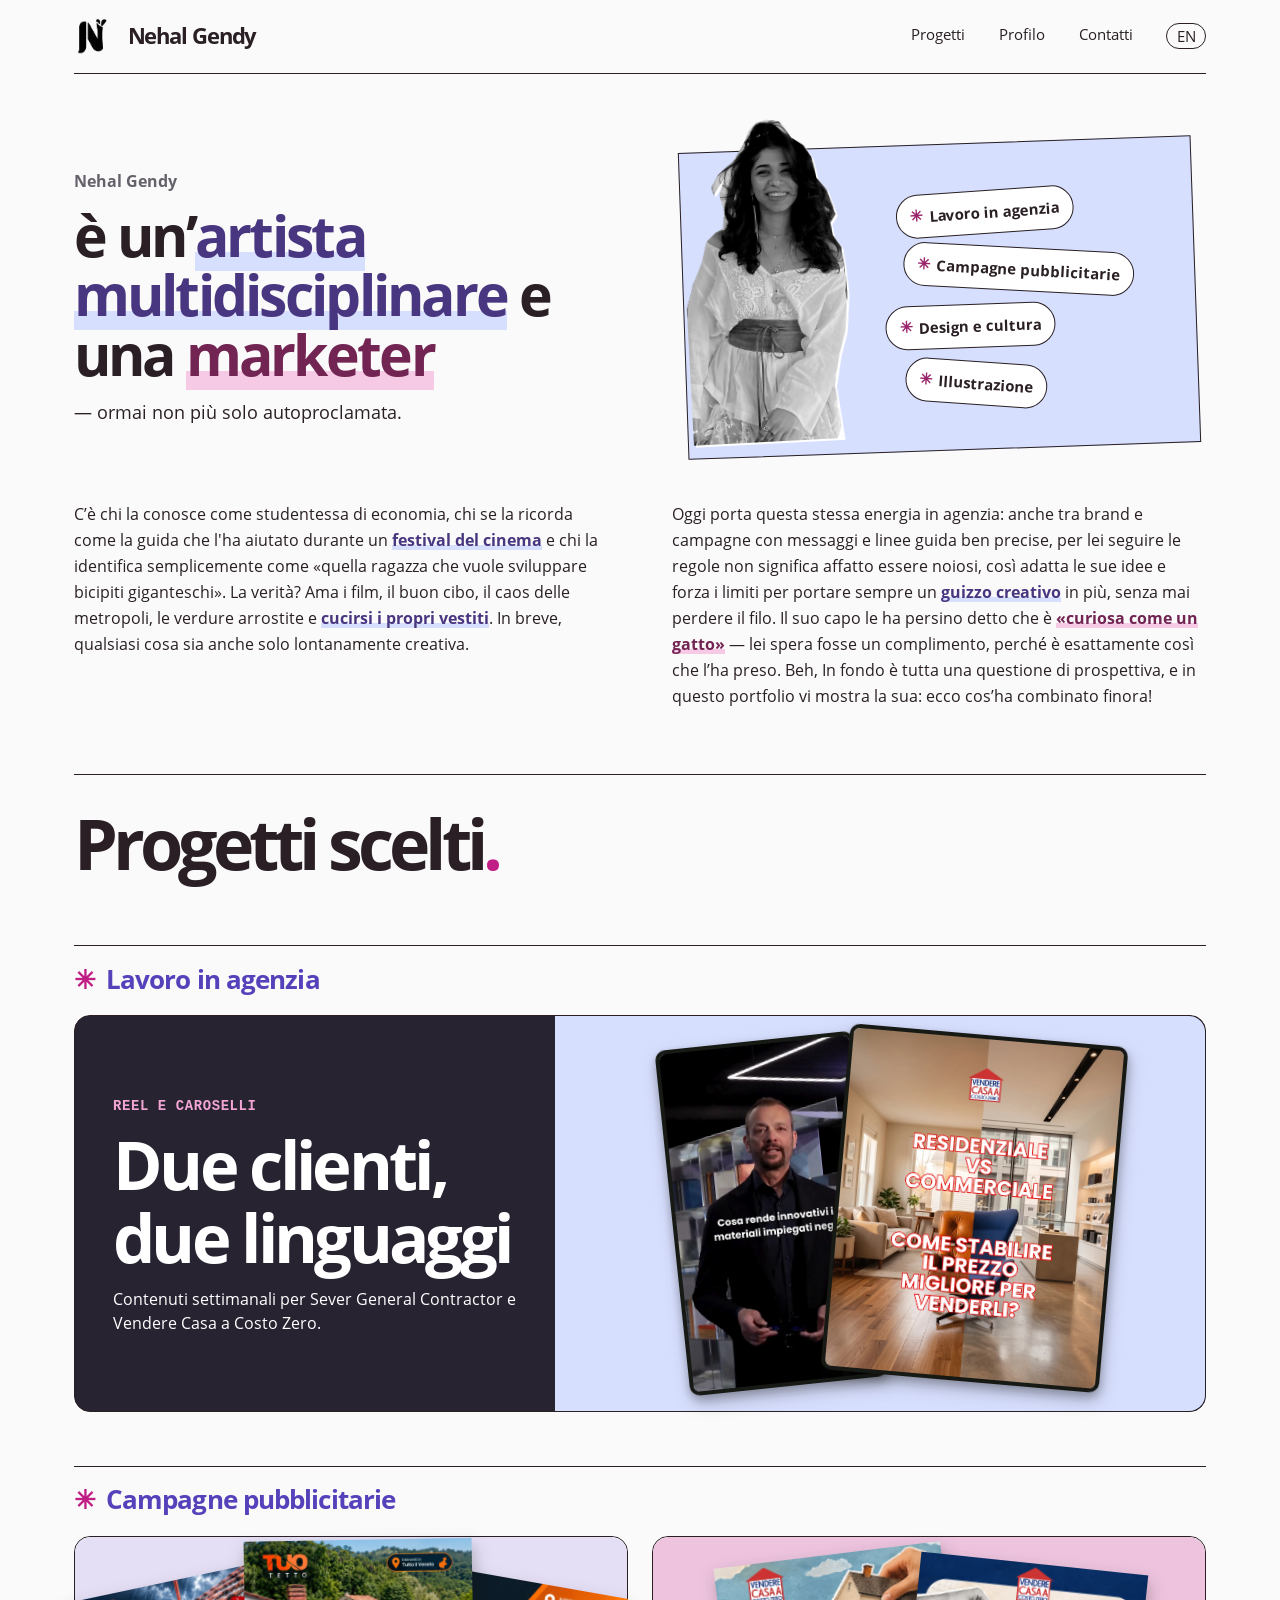
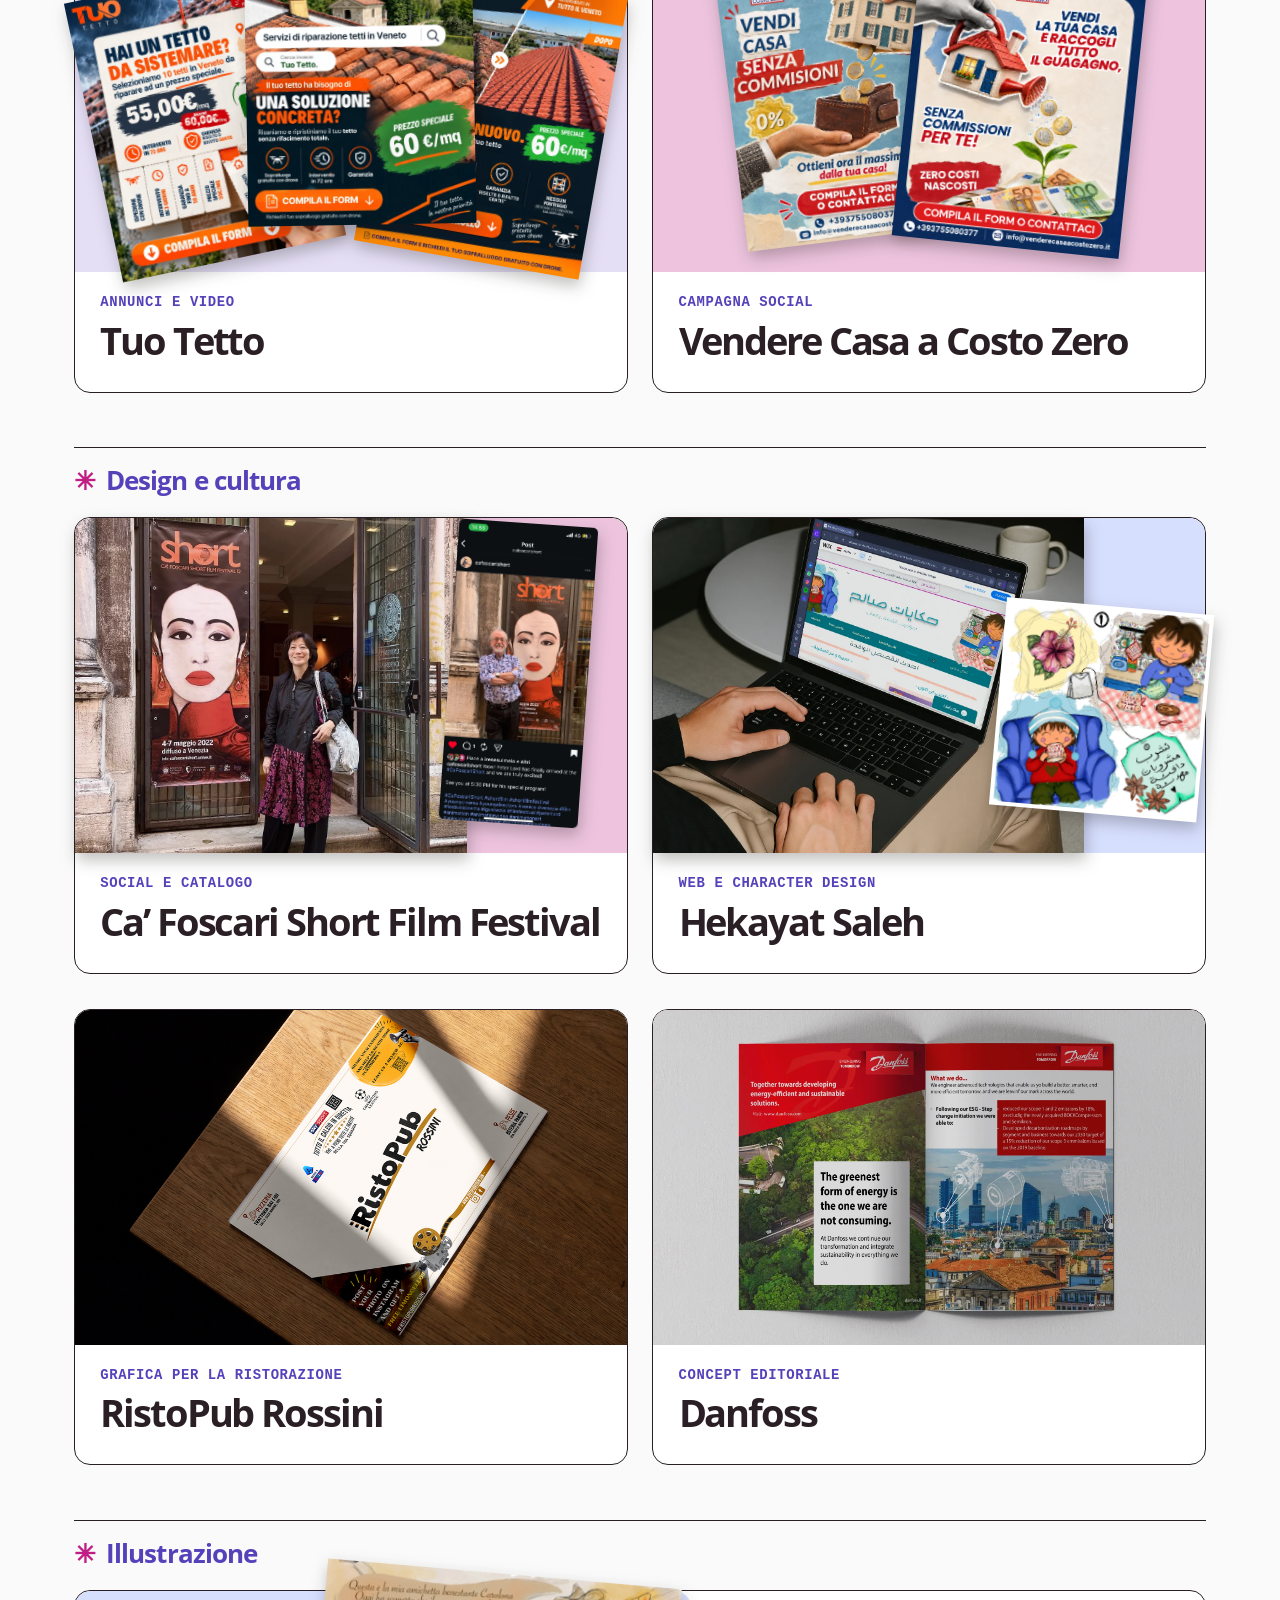
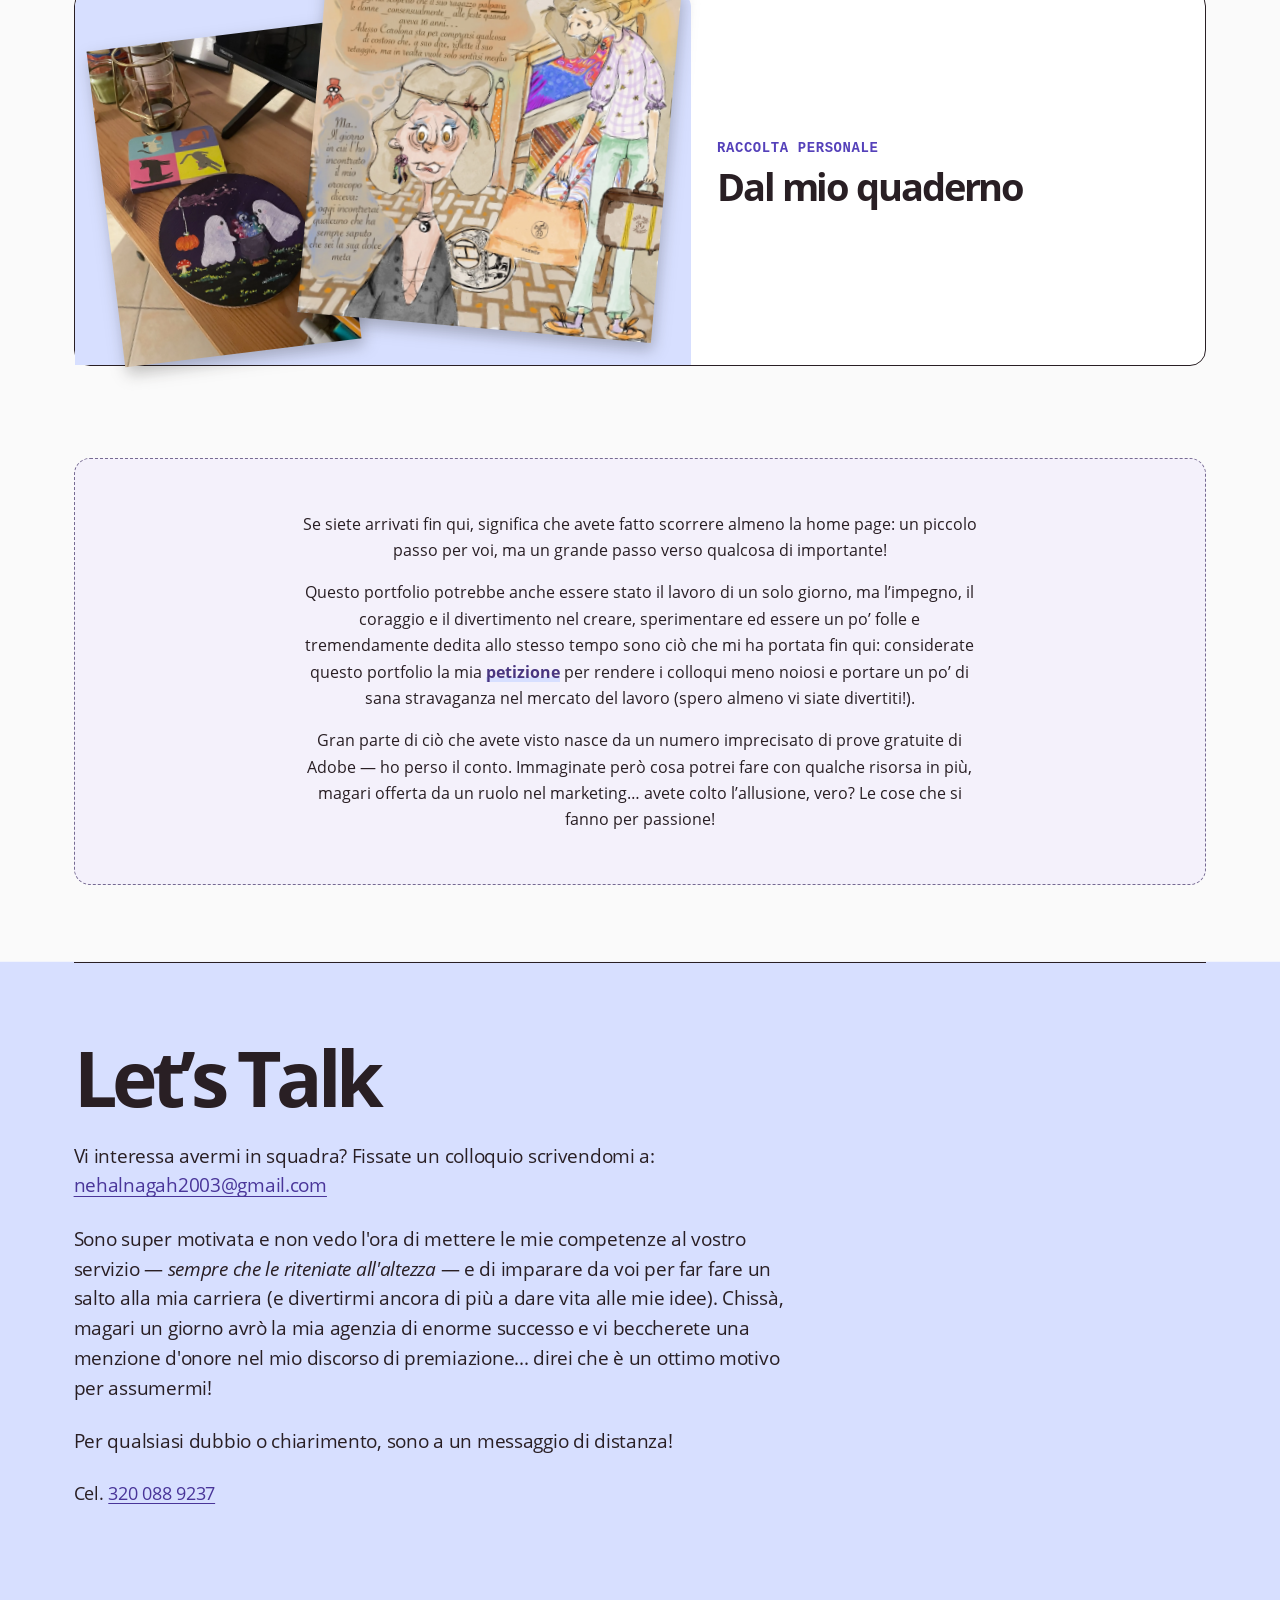
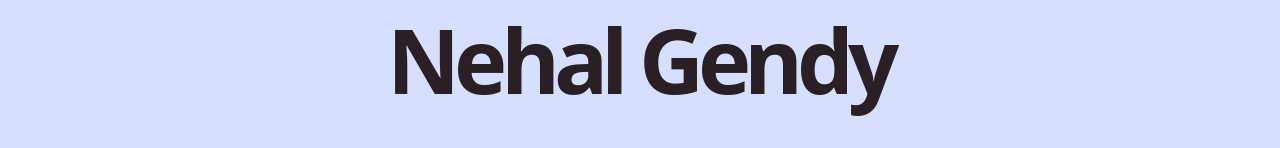
<file: index.html>
<!DOCTYPE html>

<html lang="it"><head><meta charset="utf-8"/><meta content="width=device-width,initial-scale=1" name="viewport"/><title>Portfolio creativo · Nehal Gendy</title><meta content="Portfolio di Nehal Gendy. Comunicazione visiva, campagne social, illustrazione e progetti editoriali." name="description"/><link href="media/logo.png" rel="icon"/><link href="style.css" rel="stylesheet"/><script defer="" src="i18n.js"></script></head>
<body id="inizio"><a class="skip" data-i18n="1" href="#contenuto">Salta al contenuto</a><header class="masthead wrap"><a aria-label="Nehal Gendy, home" class="brand" href="#"><img alt="" src="media/logo.png"/><span>Nehal Gendy</span></a><nav aria-label="Navigazione principale"><a data-i18n="2" href="#progetti">Progetti</a><a data-i18n="3" href="#profilo">Profilo</a><a data-i18n="4" href="#contatti">Contatti</a><button aria-label="Cambia lingua / Change language" class="lang-switch" id="lang-switch" type="button">EN</button></nav></header>
<main class="wrap" id="contenuto">
<section aria-labelledby="nome" class="profile-intro" id="profilo">
<h1 data-i18n="33" id="nome"><em>Nehal Gendy</em> è un’<strong class="bio-accent">artista multidisciplinare</strong> e una <strong class="bio-accent">marketer</strong> <small>— ormai non più solo autoproclamata.</small></h1>
<div class="cv-index"><div class="paper-cutout"><img alt="Ritratto in bianco e nero di Nehal Gendy" src="media/stazione.jpg"/></div><nav aria-label="Sezioni del portfolio" class="cv-tabs"><p class="cv-tab" data-i18n="34"><a href="#agenzia">Lavoro in agenzia</a></p><p class="cv-tab" data-i18n="35"><a href="#campagne">Campagne pubblicitarie</a></p><p class="cv-tab" data-i18n="36"><a href="#design">Design e cultura</a></p><p class="cv-tab" data-i18n="37"><a href="#quaderno">Illustrazione</a></p></nav></div>
<p class="profile-story" data-i18n="38">C’è chi la conosce come studentessa di economia, chi se la ricorda come la guida che l'ha aiutato durante un <strong class="bio-accent">festival del cinema</strong> e chi la identifica semplicemente come «quella ragazza che vuole sviluppare bicipiti giganteschi». La verità? Ama i film, il buon cibo, il caos delle metropoli, le verdure arrostite e <strong class="bio-accent">cucirsi i propri vestiti</strong>. In breve, qualsiasi cosa sia anche solo lontanamente creativa.</p>
<p class="profile-practice" data-i18n="39">Oggi porta questa stessa energia in agenzia: anche tra brand e campagne con messaggi e linee guida ben precise, per lei seguire le regole non significa affatto essere noiosi, così adatta le sue idee e forza i limiti per portare sempre un <strong class="bio-accent">guizzo creativo</strong> in più, senza mai perdere il filo. Il suo capo le ha persino detto che è <strong class="bio-accent">«curiosa come un gatto»</strong> — lei spera fosse un complimento, perché è esattamente così che l’ha preso. Beh, In fondo è tutta una questione di prospettiva, e in questo portfolio vi mostra la sua: ecco cos’ha combinato finora!</p>
</section>
<section aria-labelledby="lavori" class="work" id="progetti"><div class="work-head"><h2 class="section-title" data-i18n="40" id="lavori">Progetti scelti<span class="period">.</span></h2></div><section class="work-section section-agenzia" id="agenzia"><h3 data-i18n="41"><a href="reels.html">Lavoro in agenzia</a></h3><div class="collection"><a class="tile cover-reels layered" href="reels.html"><div class="tile-art"><img alt="" loading="lazy" src="media/marco-poster.webp"/><img alt="" loading="lazy" src="media/casa-commerciale-1.webp"/></div><div class="tile-copy"><span data-i18n="42">Reel e caroselli</span><h4 data-i18n="43">Due clienti, due linguaggi</h4><p data-i18n="44">Contenuti settimanali per Sever General Contractor e Vendere Casa a Costo Zero.</p></div></a></div></section><section class="work-section section-campagne" id="campagne"><h3 data-i18n="45">Campagne pubblicitarie</h3><div class="collection"><a class="tile cover-tuo-tetto layered" href="tuo-tetto.html"><div class="tile-art"><img alt="" loading="lazy" src="media/tetto-strappo.webp"/><img alt="" loading="lazy" src="media/tetto-confronto.webp"/><img alt="" loading="lazy" src="media/tetto-ricerca.webp"/></div><div class="tile-copy"><span data-i18n="46">Annunci e video</span><h4>Tuo Tetto</h4></div></a><a class="tile cover-vendere-casa layered" href="vendere-casa.html"><div class="tile-art"><img alt="" loading="lazy" src="media/casa-portafoglio.webp"/><img alt="" loading="lazy" src="media/casa-annaffiatoio.webp"/></div><div class="tile-copy"><span data-i18n="47">Campagna social</span><h4 data-i18n="48">Vendere Casa a Costo Zero</h4></div></a></div></section><section class="work-section section-design" id="design"><h3 data-i18n="49">Design e cultura</h3><div class="collection"><a class="tile cover-ca-foscari layered" href="ca-foscari.html"><div class="tile-art"><img alt="" loading="lazy" src="media/festival-ingresso.webp"/><img alt="" loading="lazy" src="media/festival-social-ospite.webp"/></div><div class="tile-copy"><span data-i18n="50">Social e catalogo</span><h4 data-i18n="7">Ca’ Foscari Short Film Festival</h4></div></a><a class="tile cover-hekayat-saleh layered" href="hekayat-saleh.html"><div class="tile-art"><img alt="" loading="lazy" src="media/saleh-laptop.webp"/><img alt="" loading="lazy" src="media/saleh-storie.webp"/></div><div class="tile-copy"><span data-i18n="51">Web e character design</span><h4>Hekayat Saleh</h4></div></a><a class="tile cover-rossini" href="rossini.html"><div class="tile-art"><img alt="" loading="lazy" src="media/rossini-mockup.webp"/></div><div class="tile-copy"><span data-i18n="52">Grafica per la ristorazione</span><h4 data-i18n="53">RistoPub Rossini</h4></div></a><a class="tile cover-danfoss" href="danfoss.html"><div class="tile-art"><img alt="" loading="lazy" src="media/danfoss-brochure.webp"/></div><div class="tile-copy"><span data-i18n="54">Concept editoriale</span><h4>Danfoss</h4></div></a></div></section><section class="work-section section-quaderno" id="quaderno"><h3 data-i18n="29">Illustrazione</h3><div class="collection"><a class="tile cover-illustrations layered" href="illustrations.html"><div class="tile-art"><img alt="" loading="lazy" src="media/fantasmi-e-gatti.webp"/><img alt="" loading="lazy" src="media/carolona.webp"/></div><div class="tile-copy"><span data-i18n="55">Raccolta personale</span><h4 data-i18n="30">Dal mio quaderno</h4></div></a></div></section></section>
<div class="closing-note" id="nota-finale">
<p data-i18n="56">Se siete arrivati fin qui, significa che avete fatto scorrere almeno la home page: un piccolo passo per voi, ma un grande passo verso qualcosa di importante!</p>
<p data-i18n="57">Questo portfolio potrebbe anche essere stato il lavoro di un solo giorno, ma l’impegno, il coraggio e il divertimento nel creare, sperimentare ed essere un po’ folle e tremendamente dedita allo stesso tempo sono ciò che mi ha portata fin qui: considerate questo portfolio la mia <strong class="bio-accent">petizione</strong> per rendere i colloqui meno noiosi e portare un po’ di sana stravaganza nel mercato del lavoro (spero almeno vi siate divertiti!).</p>
<p data-i18n="58">Gran parte di ciò che avete visto nasce da un numero imprecisato di prove gratuite di Adobe — ho perso il conto. Immaginate però cosa potrei fare con qualche risorsa in più, magari offerta da un ruolo nel marketing… avete colto l’allusione, vero? Le cose che si fanno per passione!</p>
</div>
<section aria-labelledby="contact-title" class="contact-section" id="contatti">
<h2 id="contact-title">Let’s Talk</h2>
<p class="contact-invite" data-i18n="59">Vi interessa avermi in squadra? Fissate un colloquio scrivendomi a:<br/><a href="mailto:nehalnagah2003@gmail.com">nehalnagah2003@gmail.com</a></p>
<p data-i18n="60">Sono super motivata e non vedo l'ora di mettere le mie competenze al vostro servizio — <em>sempre che le riteniate all'altezza</em> — e di imparare da voi per far fare un salto alla mia carriera (e divertirmi ancora di più a dare vita alle mie idee). Chissà, magari un giorno avrò la mia agenzia di enorme successo e vi beccherete una menzione d'onore nel mio discorso di premiazione... direi che è un ottimo motivo per assumermi!</p>
<p data-i18n="61">Per qualsiasi dubbio o chiarimento, sono a un messaggio di distanza!</p>
<p class="contact-phone" data-i18n="62">Cel. <a href="tel:+393200889237">320 088 9237</a></p>
<p class="contact-signature">Nehal Gendy</p>
</section>
</main>
<footer class="footer wrap"><span>© Nehal Gendy</span><a href="mailto:nehalnagah2003@gmail.com">nehalnagah2003@gmail.com</a></footer></body></html>
</file>
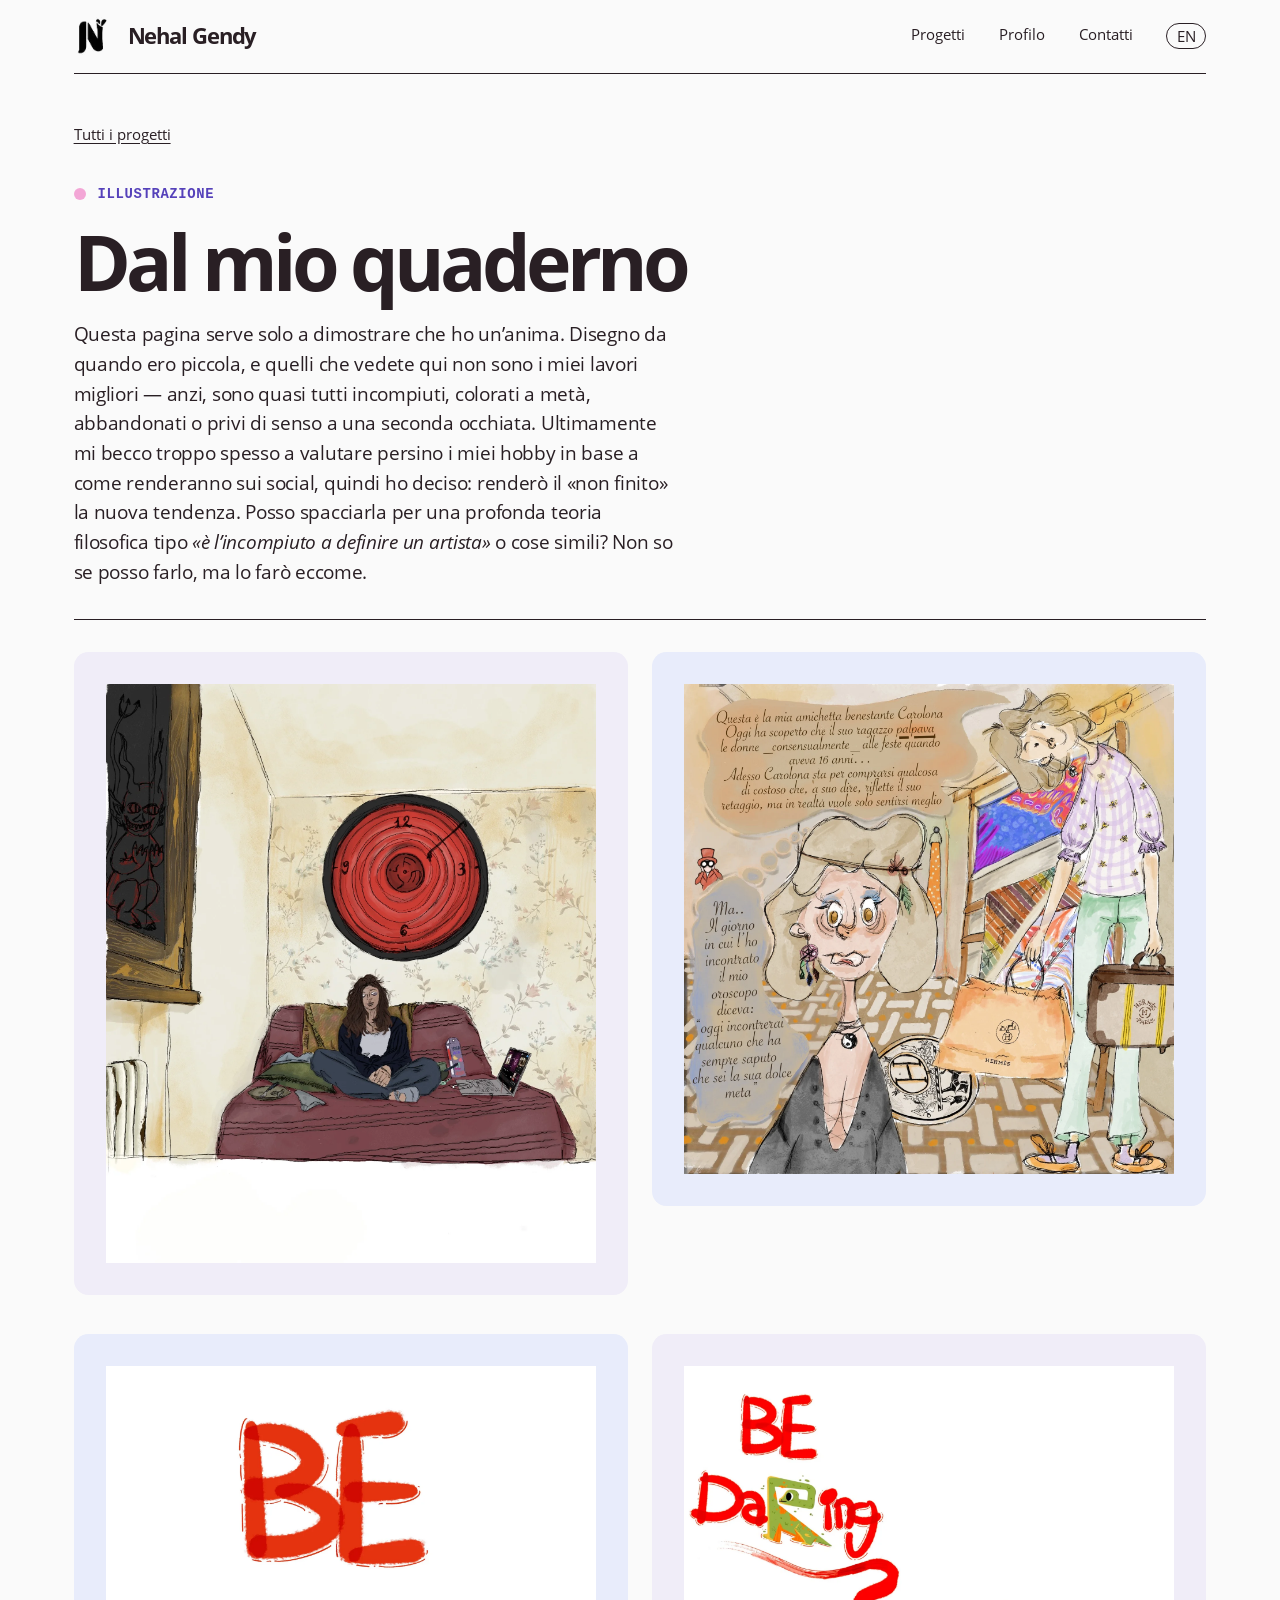
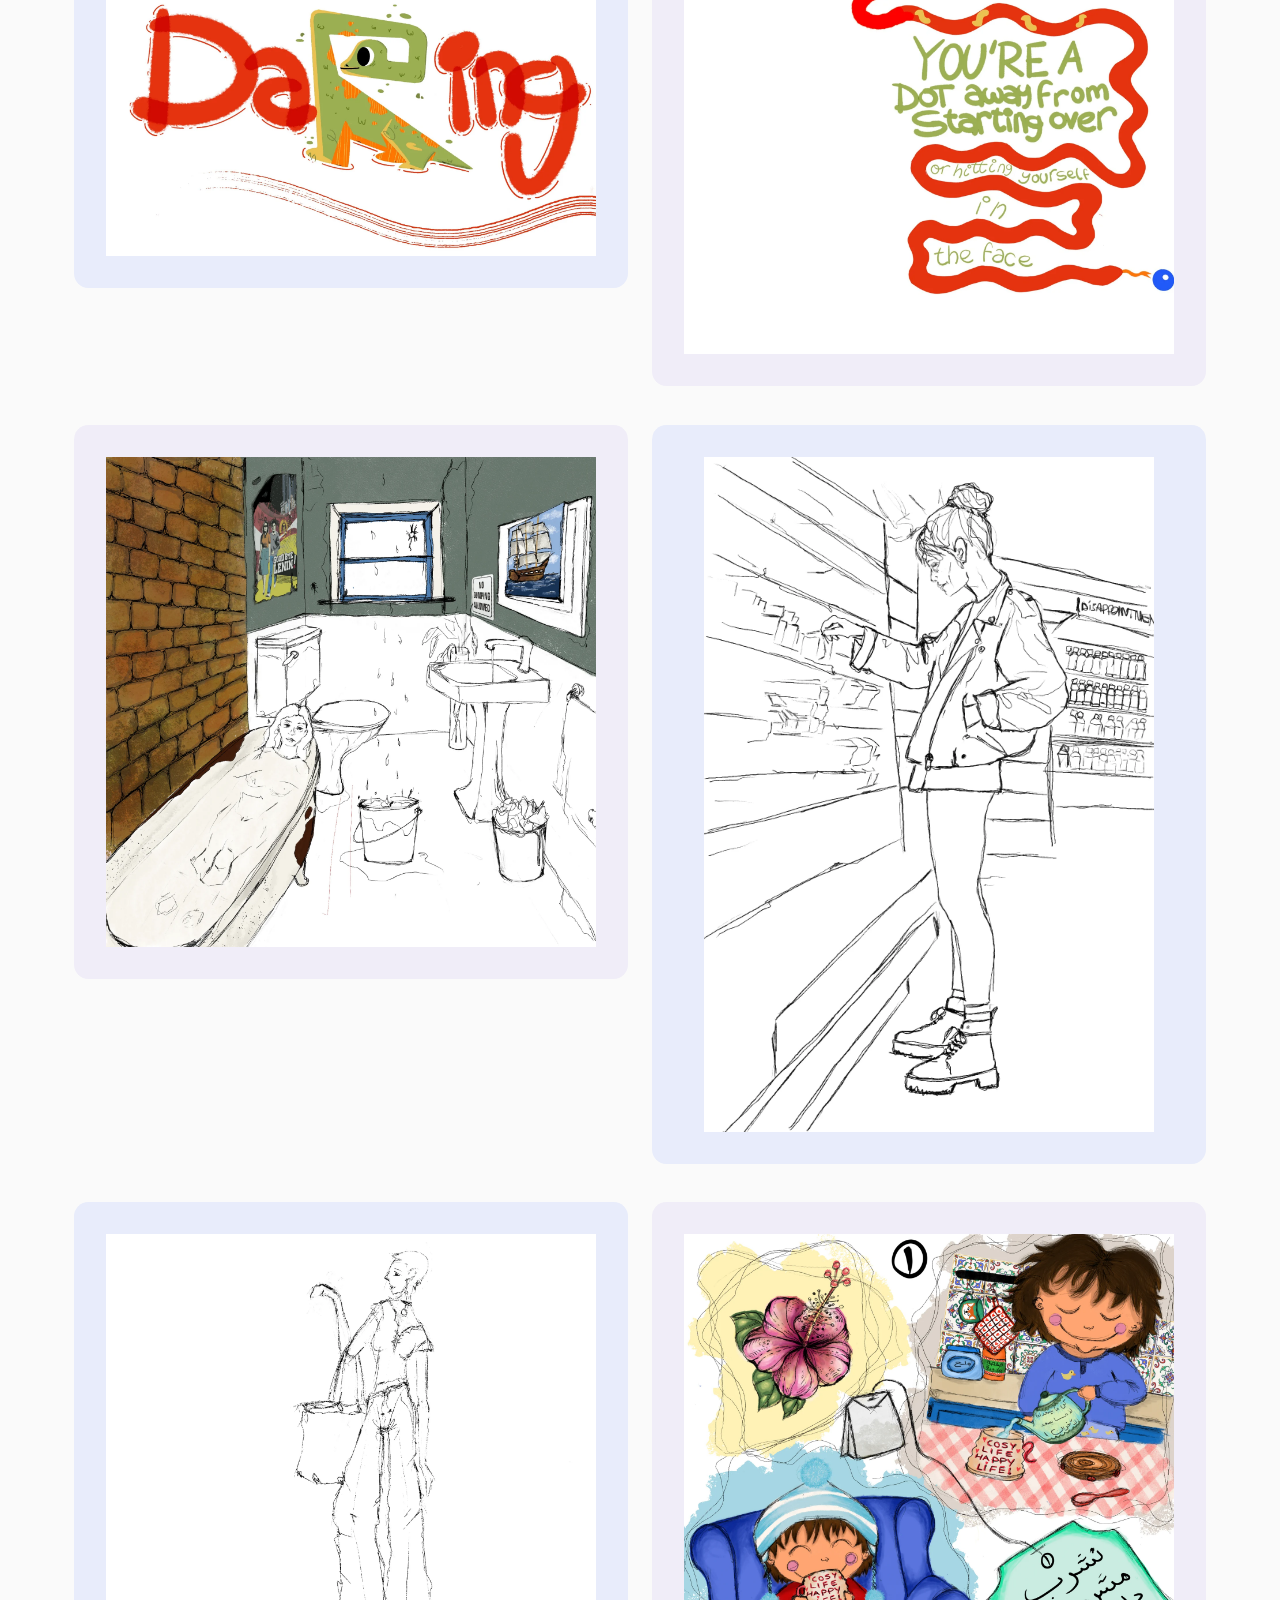
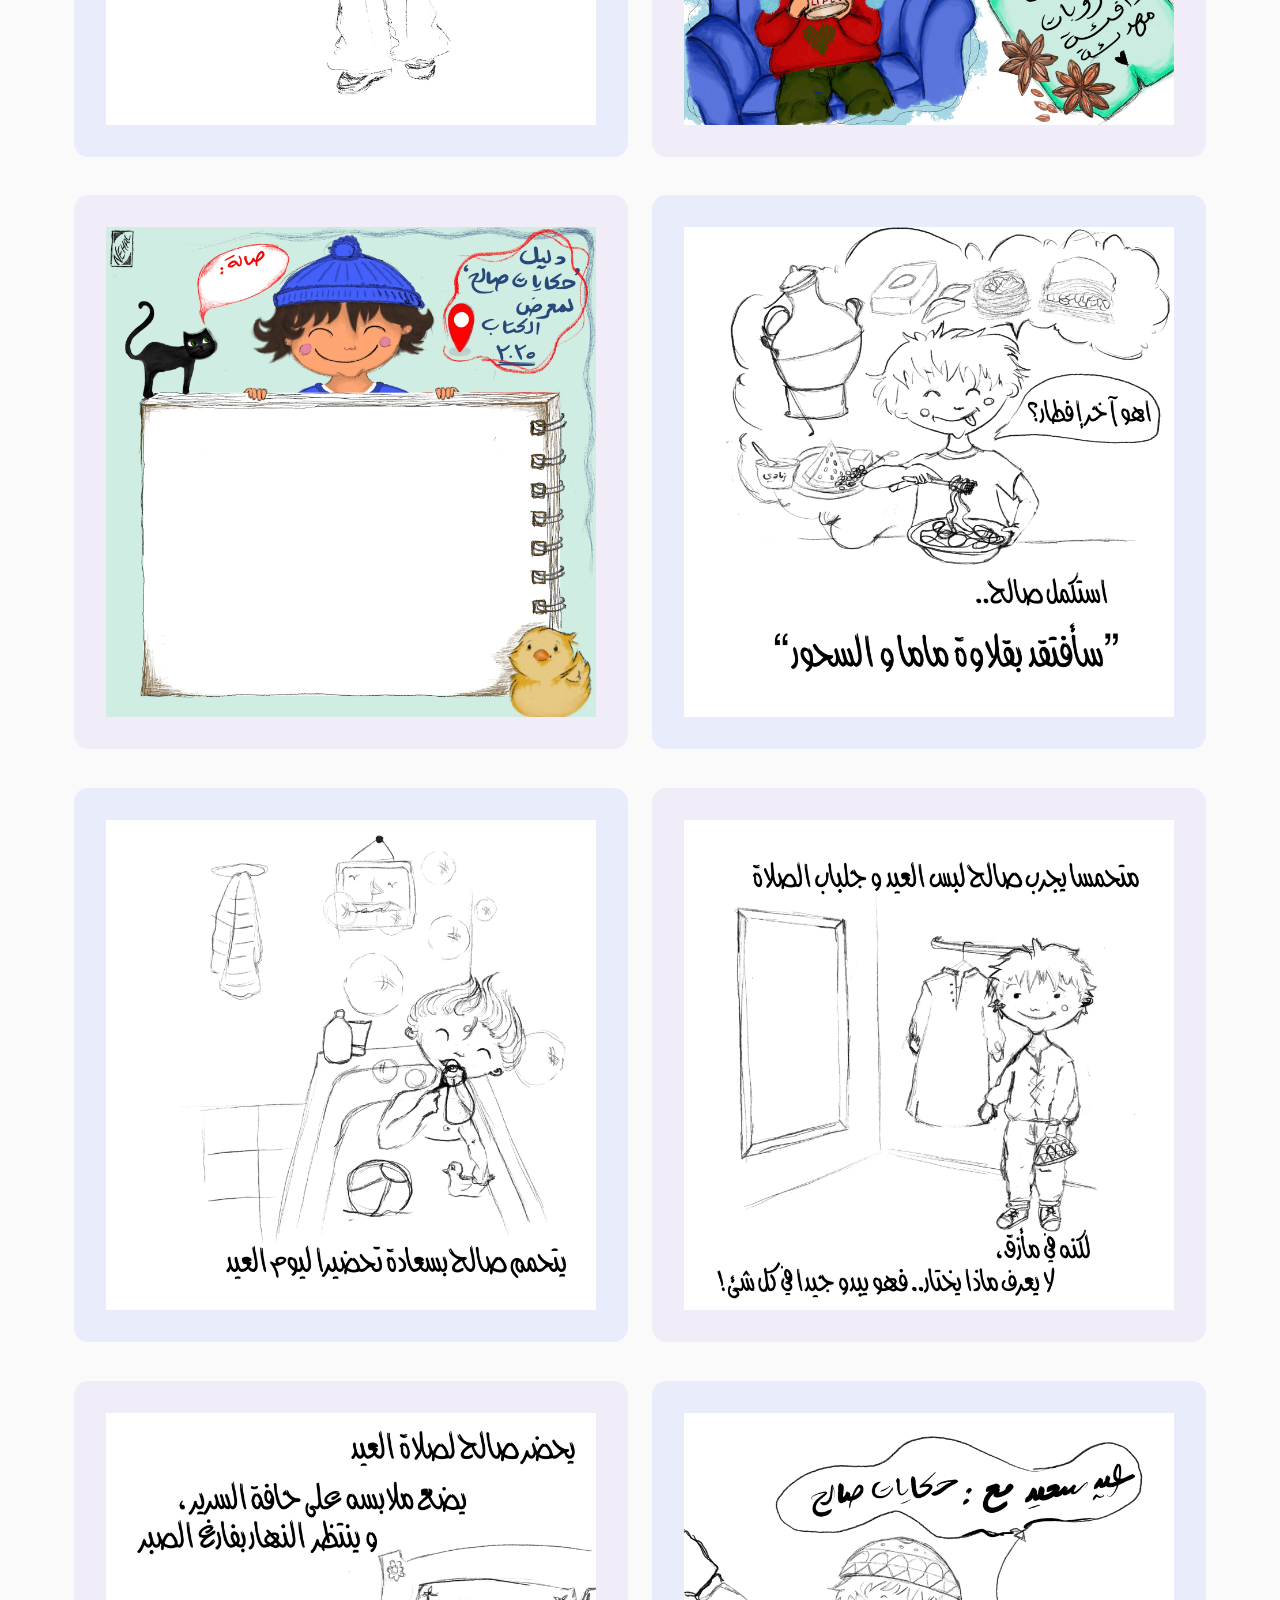
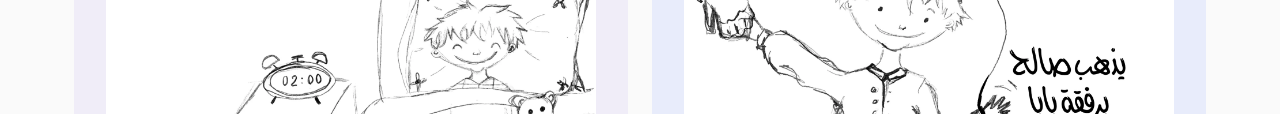
<file: be-daring.html>
<!doctype html><html lang="it"><head><meta charset="utf-8"><title>Dal mio quaderno · Nehal Gendy</title><meta http-equiv="refresh" content="0;url=illustrations.html"><link rel="canonical" href="illustrations.html"></head><body><a href="illustrations.html">Dal mio quaderno</a></body></html>
</file>
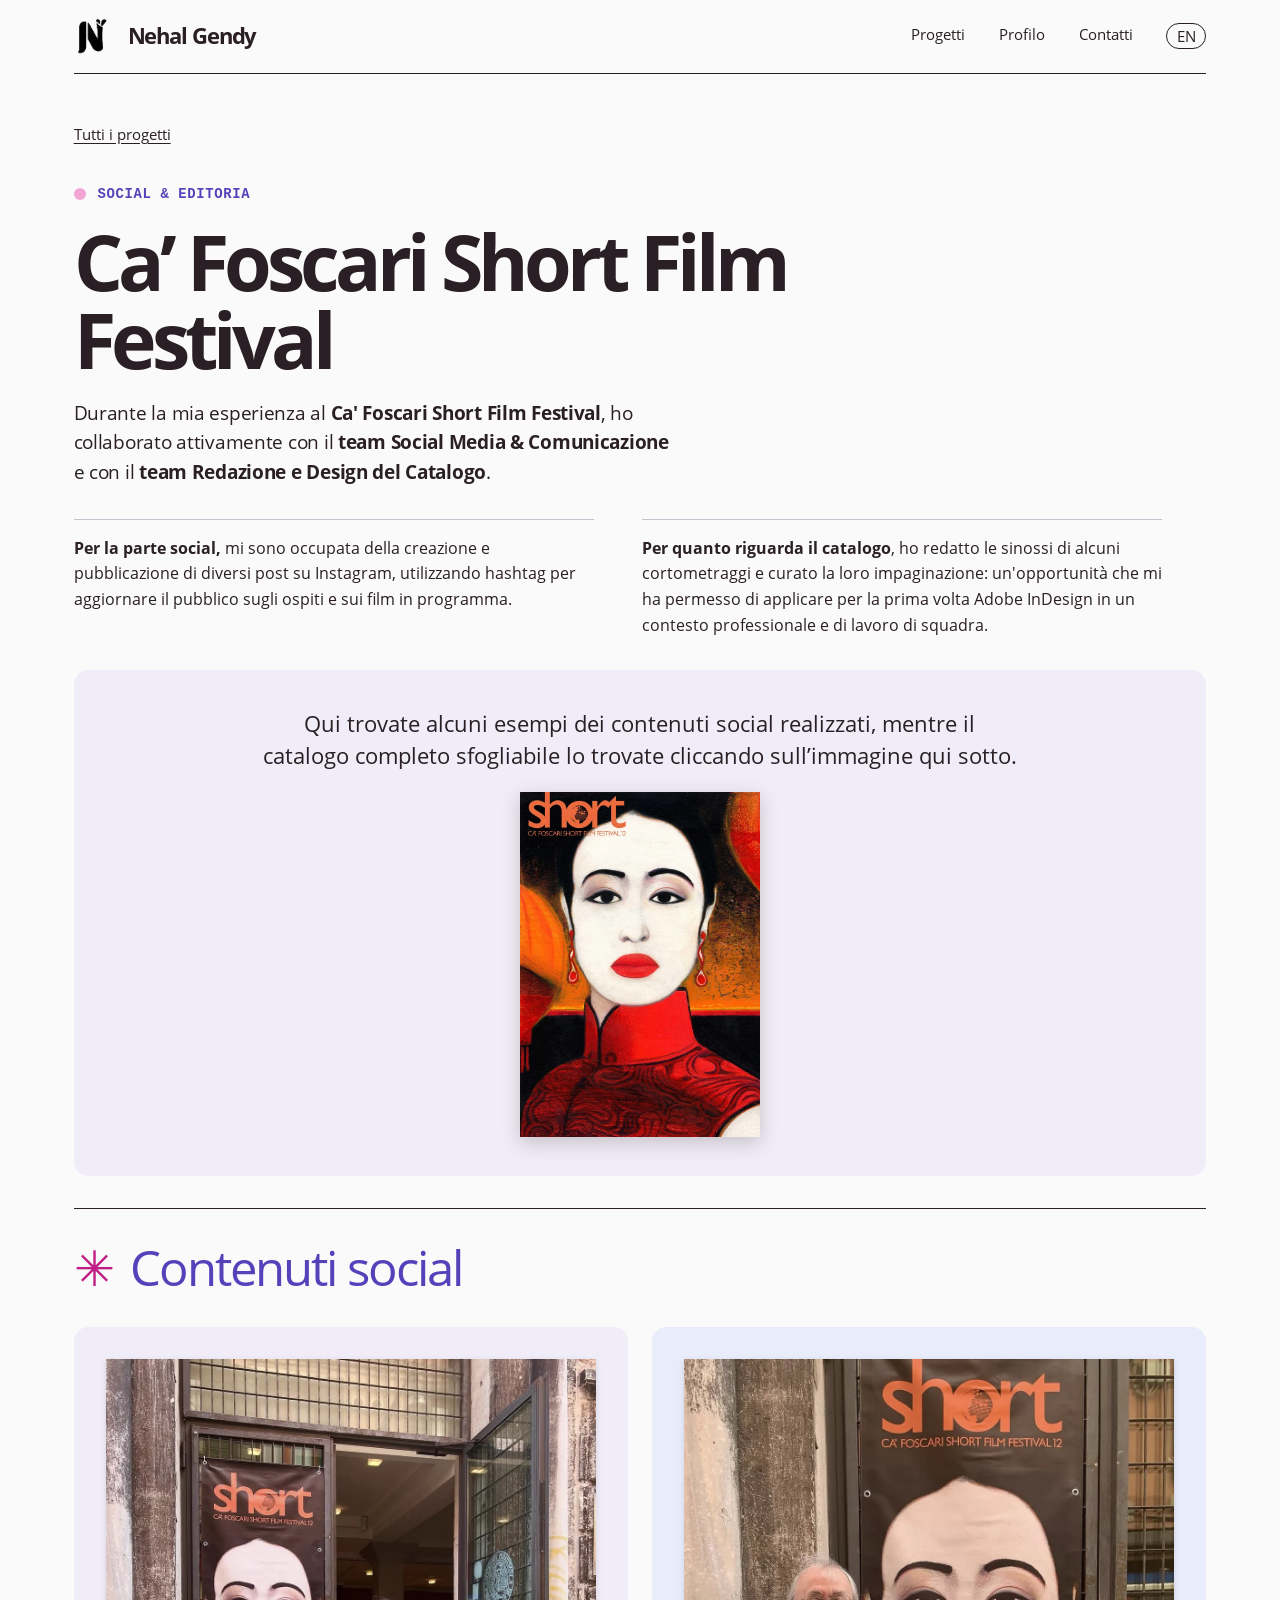
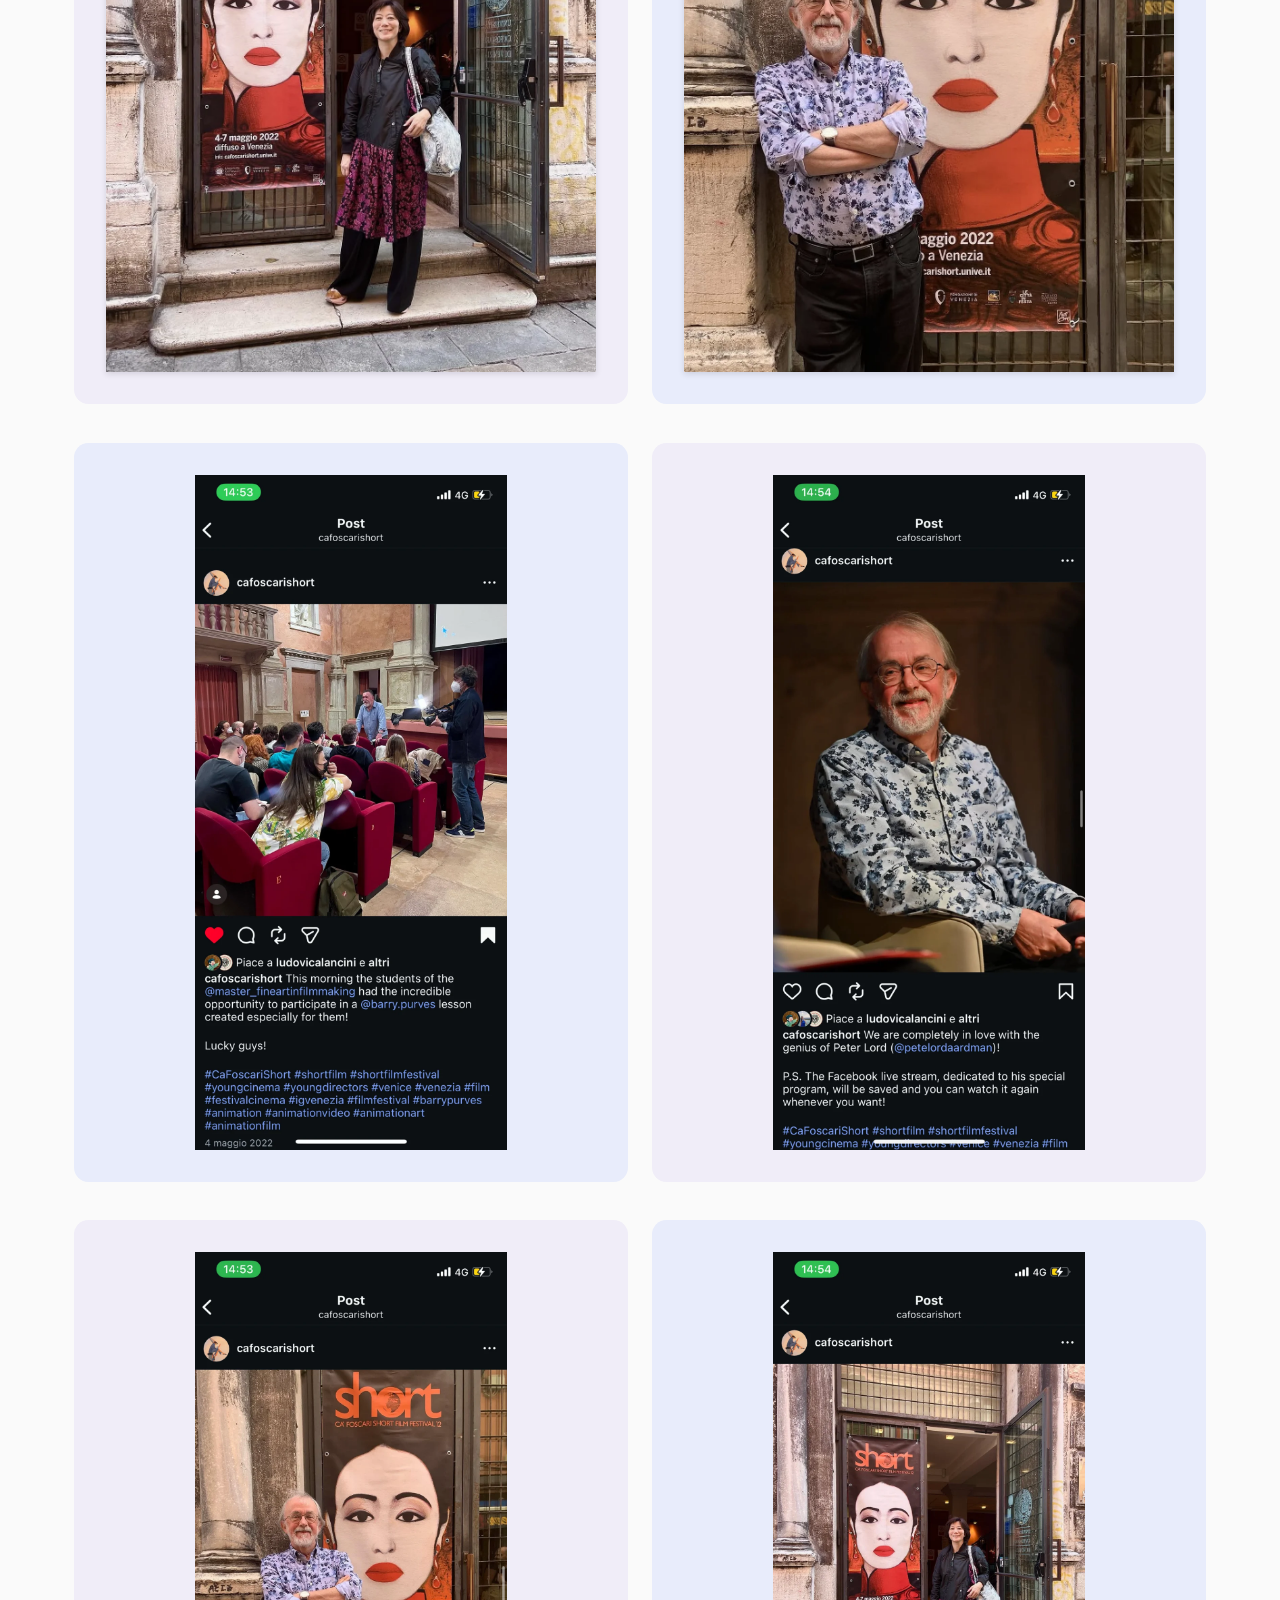
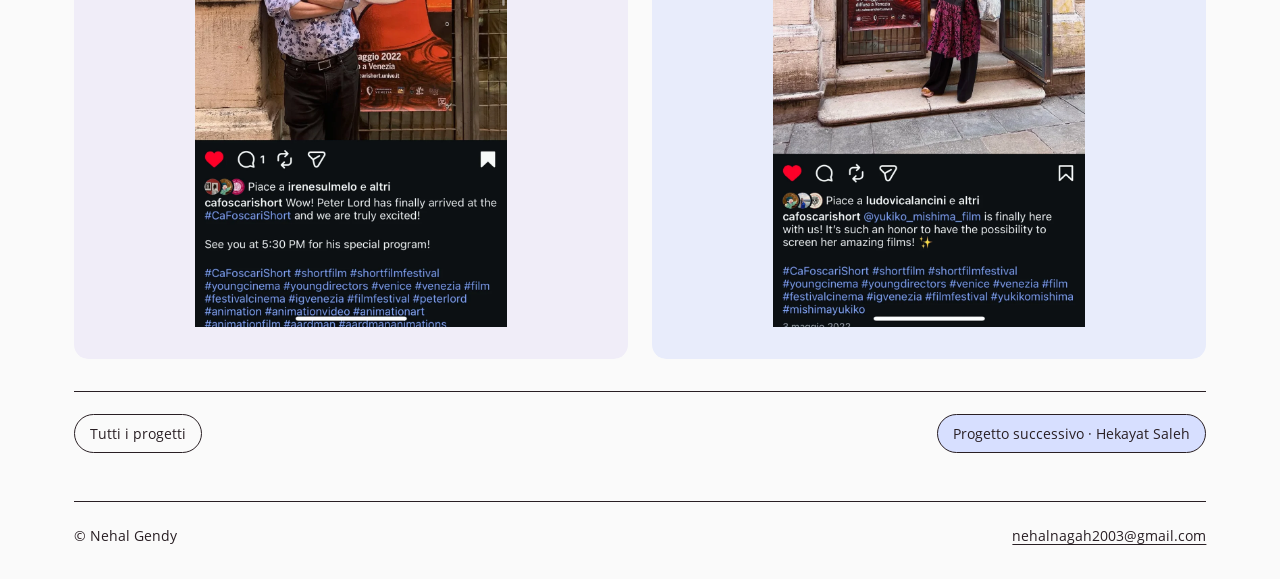
<file: ca-foscari.html>
<!DOCTYPE html>

<html lang="it"><head><meta charset="utf-8"/><meta content="width=device-width,initial-scale=1" name="viewport"/><title>Ca’ Foscari Short Film Festival · Nehal Gendy</title><meta content="Portfolio di Nehal Gendy. Comunicazione visiva, campagne social, illustrazione e progetti editoriali." name="description"/><link href="media/logo.png" rel="icon"/><link href="style.css" rel="stylesheet"/><script defer="" src="i18n.js"></script></head>
<body id="inizio"><a class="skip" data-i18n="1" href="#contenuto">Salta al contenuto</a><header class="masthead wrap"><a aria-label="Nehal Gendy, home" class="brand" href="index.html"><img alt="" src="media/logo.png"/><span>Nehal Gendy</span></a><nav aria-label="Navigazione principale"><a data-i18n="2" href="index.html#progetti">Progetti</a><a data-i18n="3" href="index.html#profilo">Profilo</a><a data-i18n="4" href="index.html#contatti">Contatti</a><button aria-label="Cambia lingua / Change language" class="lang-switch" id="lang-switch" type="button">EN</button></nav></header>
<main class="wrap" id="contenuto"><div class="project-head"><a class="back" data-i18n="5" href="index.html#progetti">Tutti i progetti</a><p class="eyebrow red" data-i18n="6">Social &amp; editoria</p><h1 data-i18n="7">Ca’ Foscari Short Film Festival</h1><p class="lede" data-i18n="8">Durante la mia esperienza al <strong>Ca' Foscari Short Film Festival</strong>, ho collaborato attivamente con il <strong>team Social Media &amp; Comunicazione</strong> e con il <strong>team Redazione e Design del Catalogo</strong>.</p>
<div class="festival-roles"><p data-i18n="9"><strong>Per la parte social,</strong> mi sono occupata della creazione e pubblicazione di diversi post su Instagram, utilizzando hashtag per aggiornare il pubblico sugli ospiti e sui film in programma.</p><p data-i18n="10"><strong>Per quanto riguarda il catalogo</strong>, ho redatto le sinossi di alcuni cortometraggi e curato la loro impaginazione: un'opportunità che mi ha permesso di applicare per la prima volta Adobe InDesign in un contesto professionale e di lavoro di squadra.</p></div>
<div class="catalogue-feature"><p data-i18n="11">Qui trovate alcuni esempi dei contenuti social realizzati, mentre il catalogo completo sfogliabile lo trovate cliccando sull’immagine qui sotto.</p>
<a class="catalogue-cover" href="https://www.unive.it/web/fileadmin/user_upload/eventi/short/doc/2022/Short12_Catalogue2022-1.pdf"><img alt="Sfoglia il catalogo 2022 del Ca’ Foscari Short Film Festival (PDF)" src="media/short12-catalogue.webp"/></a>
</div></div><h2 class="festival-gallery-heading" data-i18n="12">Contenuti social</h2><div class="gallery"><figure><div class="piece"><a href="https://www.instagram.com/cafoscarishort/?utm_source=ig_web_button_share_sheet" title="Visita il profilo Instagram del Ca’ Foscari Short Film Festival"><img alt="All’ingresso del festival accanto alla locandina" loading="lazy" src="media/festival-ingresso.webp"/></a></div></figure><figure><div class="piece"><a href="https://www.instagram.com/cafoscarishort/?utm_source=ig_web_button_share_sheet" title="Visita il profilo Instagram del Ca’ Foscari Short Film Festival"><img alt="Un ospite accanto al manifesto del festival" loading="lazy" src="media/festival-ospite.webp"/></a></div></figure><figure><div class="piece"><a href="media/festival-incontro.webp" title="Apri a grandezza naturale"><img alt="Post Instagram dedicato a un incontro del festival" loading="lazy" src="media/festival-incontro.webp"/></a></div></figure><figure><div class="piece"><a href="media/festival-intervista.webp" title="Apri a grandezza naturale"><img alt="Post Instagram con il ritratto di un ospite" loading="lazy" src="media/festival-intervista.webp"/></a></div></figure><figure><div class="piece"><a href="media/festival-social-ospite.webp" title="Apri a grandezza naturale"><img alt="Pubblicazione Instagram del ritratto accanto al manifesto" loading="lazy" src="media/festival-social-ospite.webp"/></a></div></figure><figure><div class="piece"><a href="media/festival-social-ingresso.webp" title="Apri a grandezza naturale"><img alt="Pubblicazione Instagram dall’ingresso del festival" loading="lazy" src="media/festival-social-ingresso.webp"/></a></div></figure></div><nav aria-label="Sfoglia i progetti" class="project-pager"><a data-i18n="5" href="index.html#progetti">Tutti i progetti</a><a data-i18n="13" href="hekayat-saleh.html">Progetto successivo · Hekayat Saleh</a></nav></main>
<footer class="footer wrap"><span>© Nehal Gendy</span><a href="mailto:nehalnagah2003@gmail.com">nehalnagah2003@gmail.com</a></footer></body></html>
</file>
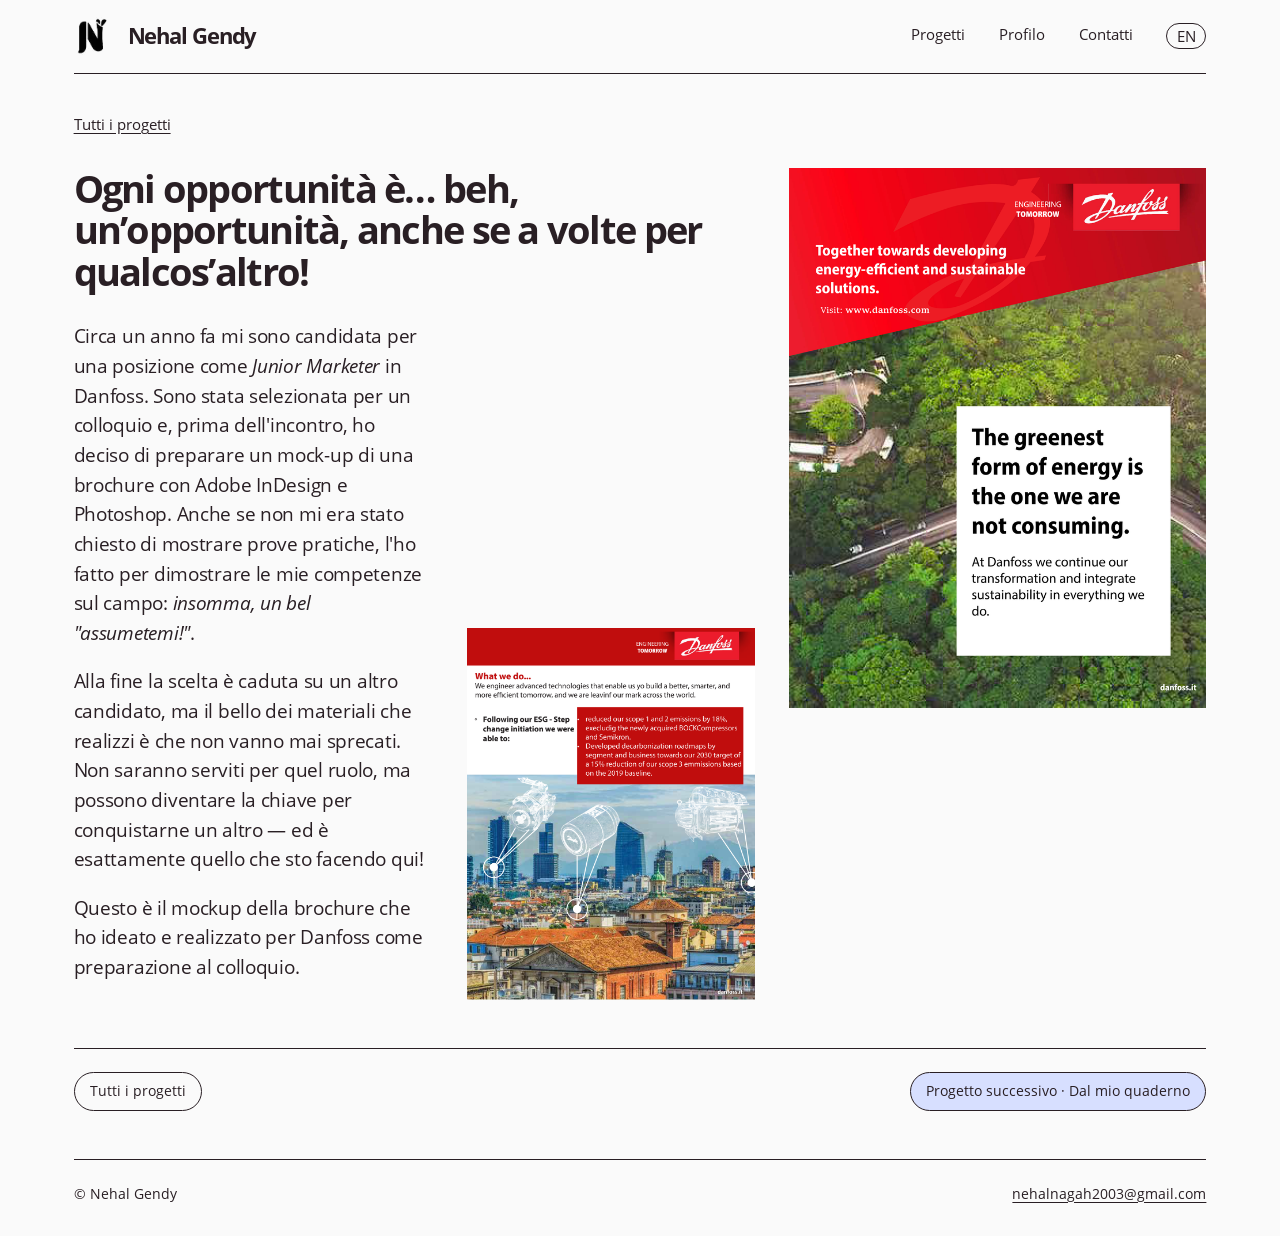
<file: danfoss.html>
<!DOCTYPE html>

<html lang="it"><head><meta charset="utf-8"/><meta content="width=device-width,initial-scale=1" name="viewport"/><title>Danfoss · Nehal Gendy</title><meta content="Portfolio di Nehal Gendy. Comunicazione visiva, campagne social, illustrazione e progetti editoriali." name="description"/><link href="media/logo.png" rel="icon"/><link href="style.css" rel="stylesheet"/><script defer="" src="i18n.js"></script></head>
<body id="inizio"><a class="skip" data-i18n="1" href="#contenuto">Salta al contenuto</a><header class="masthead wrap"><a aria-label="Nehal Gendy, home" class="brand" href="index.html"><img alt="" src="media/logo.png"/><span>Nehal Gendy</span></a><nav aria-label="Navigazione principale"><a data-i18n="2" href="index.html#progetti">Progetti</a><a data-i18n="3" href="index.html#profilo">Profilo</a><a data-i18n="4" href="index.html#contatti">Contatti</a><button aria-label="Cambia lingua / Change language" class="lang-switch" id="lang-switch" type="button">EN</button></nav></header>
<main class="wrap" id="contenuto"><div class="danfoss-project">
<a class="back" data-i18n="5" href="index.html#progetti">Tutti i progetti</a>
<div class="danfoss-spread">
<h1 data-i18n="14">Ogni opportunità è… beh, un’opportunità, anche se a volte per qualcos’altro!</h1>
<div class="danfoss-copy">
<p data-i18n="15">Circa un anno fa mi sono candidata per una posizione come <em>Junior Marketer</em> in Danfoss. Sono stata selezionata per un colloquio e, prima dell'incontro, ho deciso di preparare un mock-up di una brochure con Adobe InDesign e Photoshop. Anche se non mi era stato chiesto di mostrare prove pratiche, l'ho fatto per dimostrare le mie competenze sul campo: <em>insomma, un bel "assumetemi!"</em>.</p>
<p data-i18n="16">Alla fine la scelta è caduta su un altro candidato, ma il bello dei materiali che realizzi è che non vanno mai sprecati. Non saranno serviti per quel ruolo, ma possono diventare la chiave per conquistarne un altro — ed è esattamente quello che sto facendo qui!</p>
<p data-i18n="17">Questo è il mockup della brochure che ho ideato e realizzato per Danfoss come preparazione al colloquio.</p>
</div>
<a class="danfoss-energy" href="media/danfoss-energia.webp"><img alt="Pagina della brochure Danfoss sul risparmio energetico, con una strada che attraversa un bosco." height="969" src="media/danfoss-energia.webp" width="750"/></a>
<a class="danfoss-esg" href="media/danfoss-esg.webp"><img alt="Pagina What we do della brochure Danfoss, con obiettivi ESG e illustrazioni tecniche sopra un panorama urbano." height="1293" src="media/danfoss-esg.webp" width="1000"/></a>
</div></div>
<nav aria-label="Sfoglia i progetti" class="project-pager"><a data-i18n="5" href="index.html#progetti">Tutti i progetti</a><a data-i18n="18" href="illustrations.html">Progetto successivo · Dal mio quaderno</a></nav></main>
<footer class="footer wrap"><span>© Nehal Gendy</span><a href="mailto:nehalnagah2003@gmail.com">nehalnagah2003@gmail.com</a></footer></body></html>
</file>
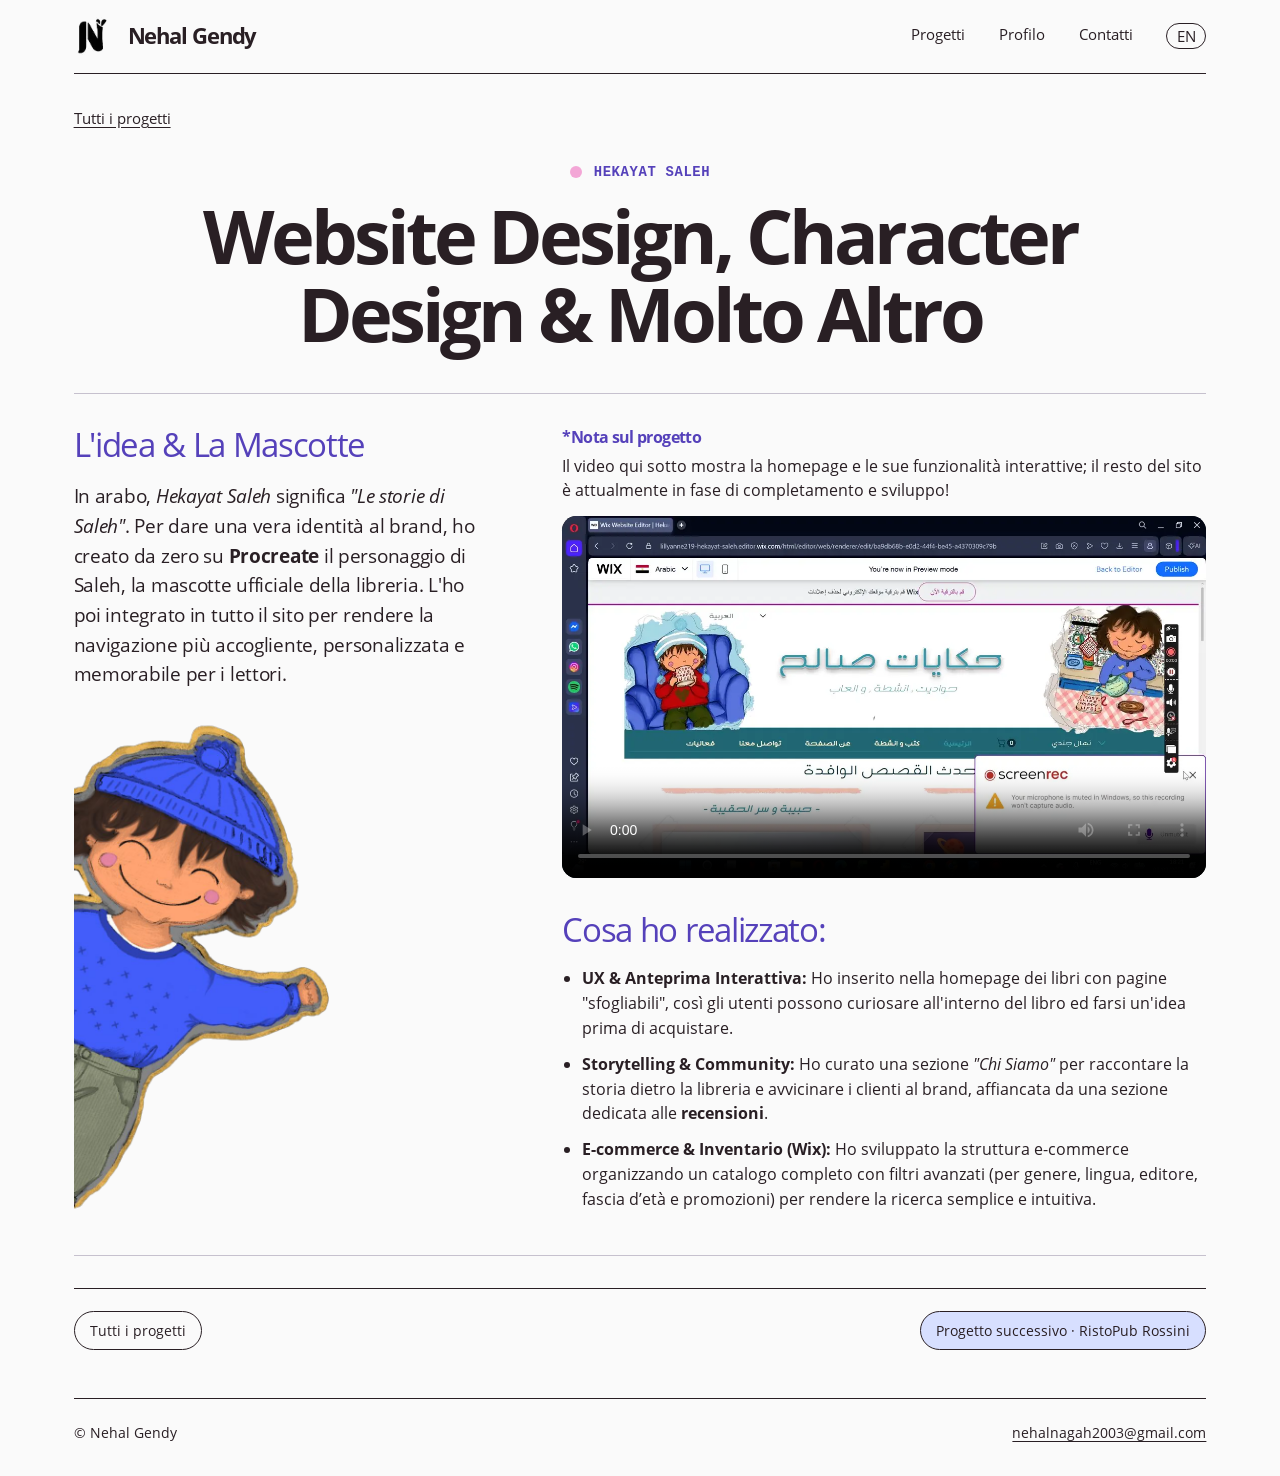
<file: hekayat-saleh.html>
<!DOCTYPE html>

<html lang="it"><head><meta charset="utf-8"/><meta content="width=device-width,initial-scale=1" name="viewport"/><title>Hekayat Saleh · Nehal Gendy</title><meta content="Portfolio di Nehal Gendy. Comunicazione visiva, campagne social, illustrazione e progetti editoriali." name="description"/><link href="media/logo.png" rel="icon"/><link href="style.css" rel="stylesheet"/><script defer="" src="i18n.js"></script></head>
<body id="inizio"><a class="skip" data-i18n="1" href="#contenuto">Salta al contenuto</a><header class="masthead wrap"><a aria-label="Nehal Gendy, home" class="brand" href="index.html"><img alt="" src="media/logo.png"/><span>Nehal Gendy</span></a><nav aria-label="Navigazione principale"><a data-i18n="2" href="index.html#progetti">Progetti</a><a data-i18n="3" href="index.html#profilo">Profilo</a><a data-i18n="4" href="index.html#contatti">Contatti</a><button aria-label="Cambia lingua / Change language" class="lang-switch" id="lang-switch" type="button">EN</button></nav></header>
<main class="wrap" id="contenuto"><div class="saleh-head">
<a class="back" data-i18n="5" href="index.html#progetti">Tutti i progetti</a>
<p class="eyebrow red">Hekayat Saleh</p>
<h1 data-i18n="19">Website Design, Character Design &amp; Molto Altro</h1>
</div>
<div class="saleh-spread">
<div class="saleh-story">
<h2 data-i18n="20">L'idea &amp; La Mascotte</h2>
<p data-i18n="21">In arabo, <em>Hekayat Saleh</em> significa <em>"Le storie di Saleh"</em>. Per dare una vera identità al brand, ho creato da zero su <strong>Procreate</strong> il personaggio di Saleh, la mascotte ufficiale della libreria. L'ho poi integrato in tutto il sito per rendere la navigazione più accogliente, personalizzata e memorabile per i lettori.</p>
<div class="saleh-cutout"><img alt="Saleh sorride e fa il gesto del pollice in su con il suo berretto blu." src="media/saleh-mascotte.webp"/></div>
</div>
<div class="saleh-showcase">
<div class="saleh-note"><h2 data-i18n="22">*Nota sul progetto</h2><p data-i18n="23">Il video qui sotto mostra la homepage e le sue funzionalità interattive; il resto del sito è attualmente in fase di completamento e sviluppo!</p></div>
<video aria-label="Visita alla homepage di Hekayat Saleh" controls="" playsinline="" poster="media/saleh-site-poster.webp" preload="metadata"><source src="media/saleh-site.mp4" type="video/mp4"/></video>
<h2 data-i18n="24">Cosa ho realizzato:</h2>
<ul>
<li data-i18n="25"><strong>UX &amp; Anteprima Interattiva:</strong> Ho inserito nella homepage dei libri con pagine "sfogliabili", così gli utenti possono curiosare all'interno del libro ed farsi un'idea prima di acquistare.</li>
<li data-i18n="26"><strong>Storytelling &amp; Community:</strong> Ho curato una sezione <em>"Chi Siamo"</em> per raccontare la storia dietro la libreria e avvicinare i clienti al brand, affiancata da una sezione dedicata alle <strong>recensioni</strong>.</li>
<li data-i18n="27"><strong>E-commerce &amp; Inventario (Wix):</strong> Ho sviluppato la struttura e-commerce organizzando un catalogo completo con filtri avanzati (per genere, lingua, editore, fascia d’età e promozioni) per rendere la ricerca semplice e intuitiva.</li>
</ul>
</div></div>
<nav aria-label="Sfoglia i progetti" class="project-pager"><a data-i18n="5" href="index.html#progetti">Tutti i progetti</a><a data-i18n="28" href="rossini.html">Progetto successivo · RistoPub Rossini</a></nav></main>
<footer class="footer wrap"><span>© Nehal Gendy</span><a href="mailto:nehalnagah2003@gmail.com">nehalnagah2003@gmail.com</a></footer></body></html>
</file>
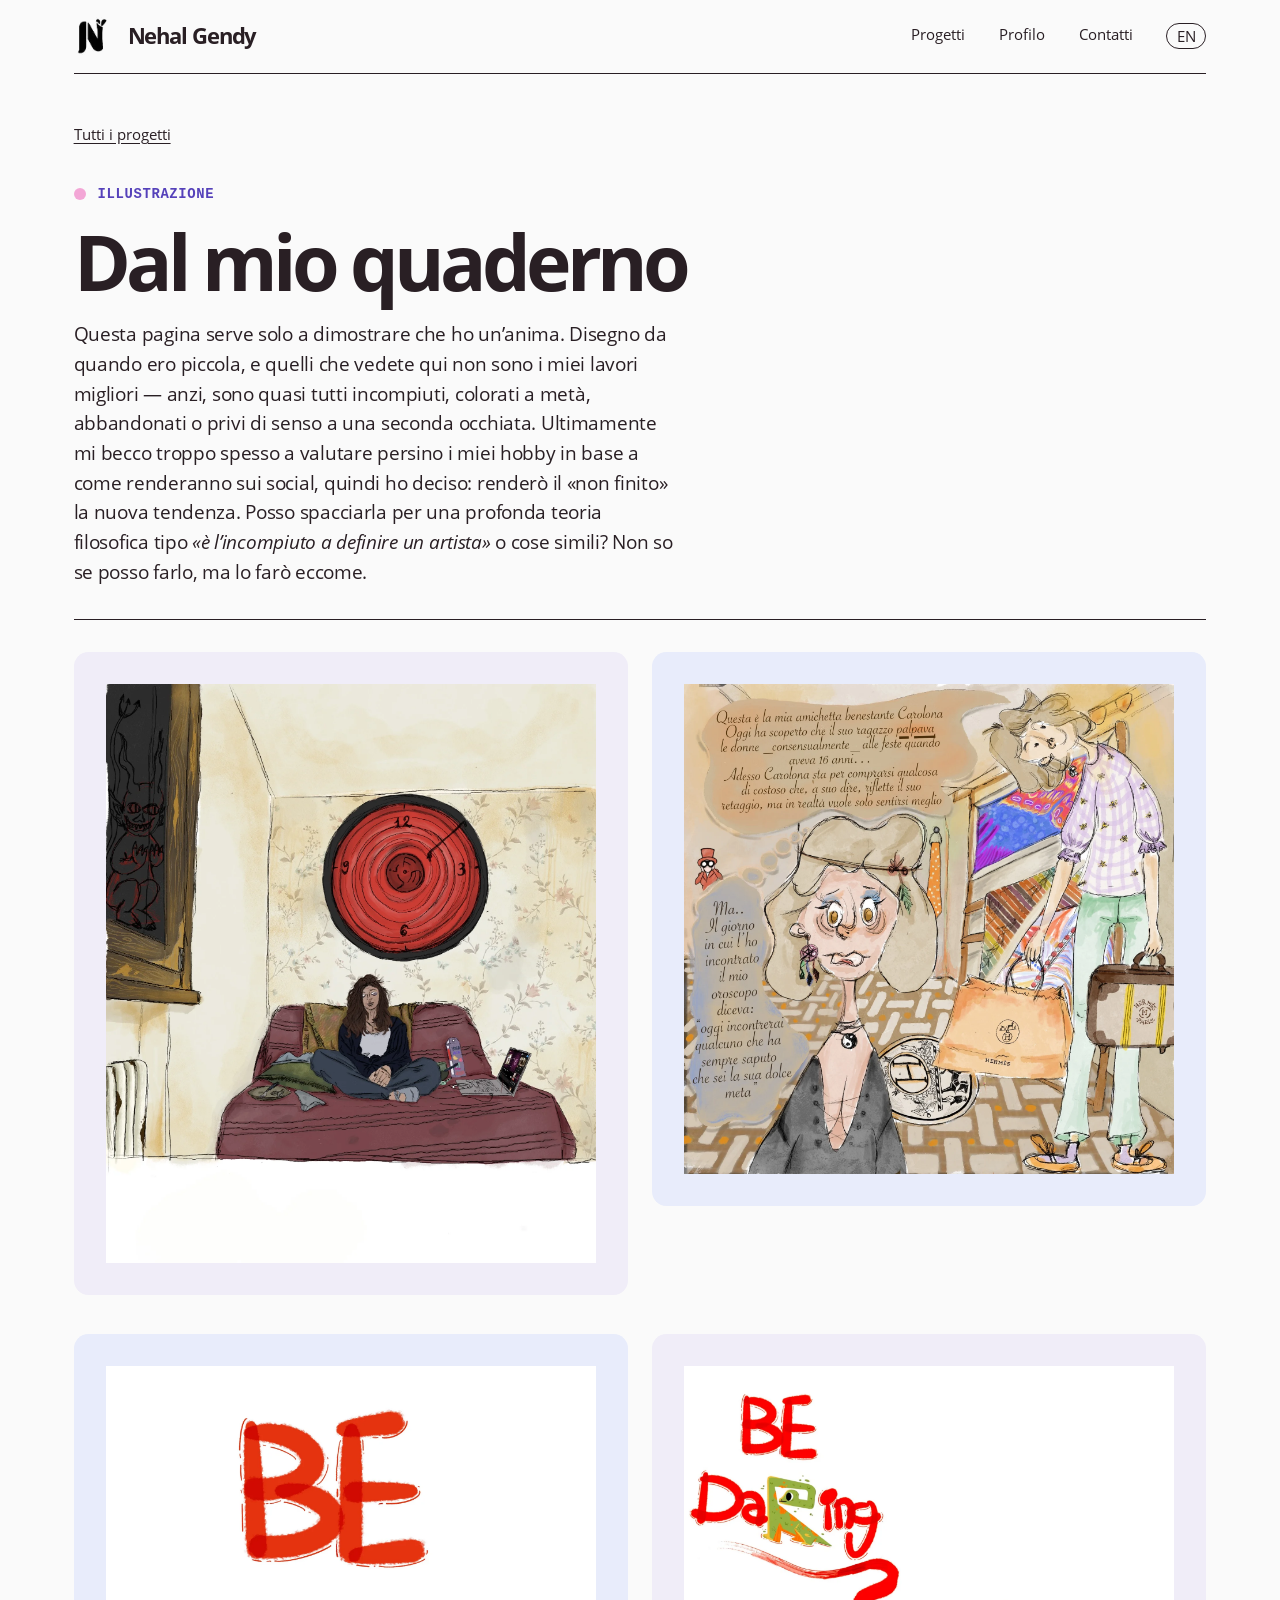
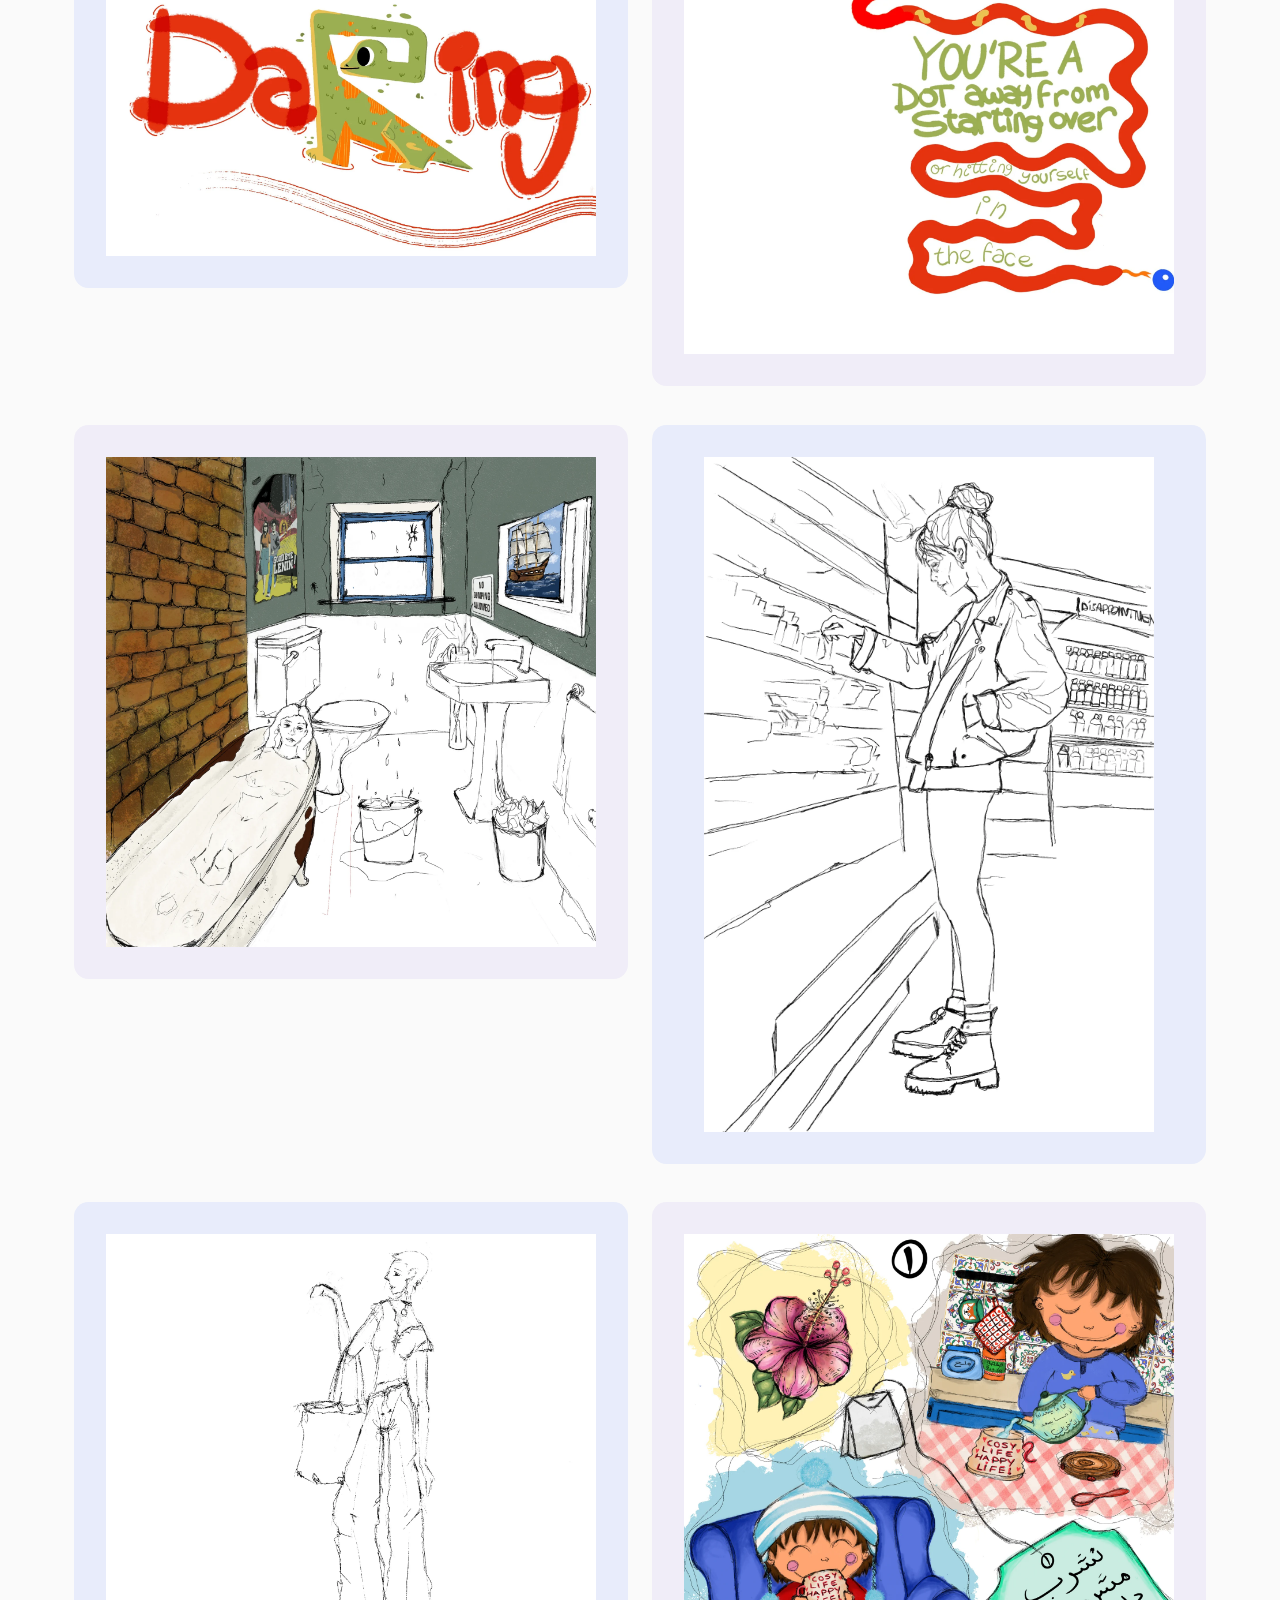
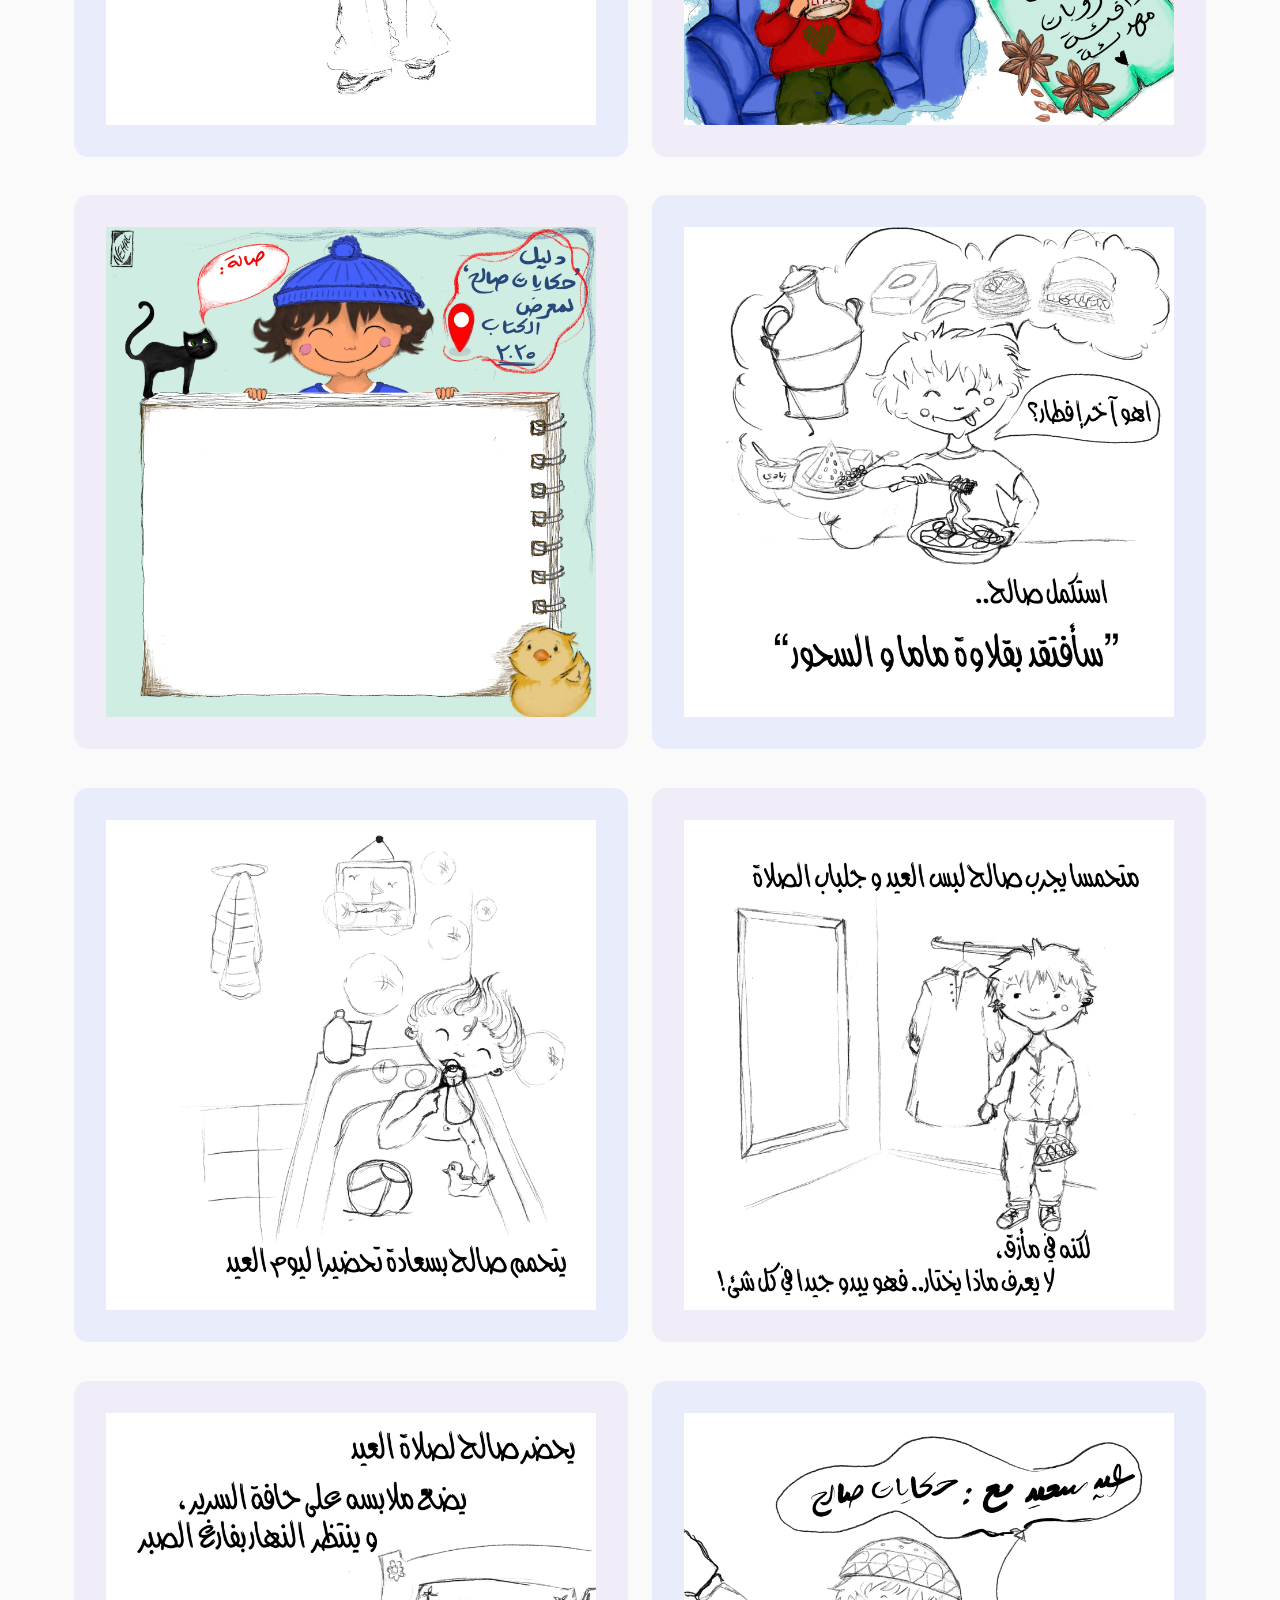
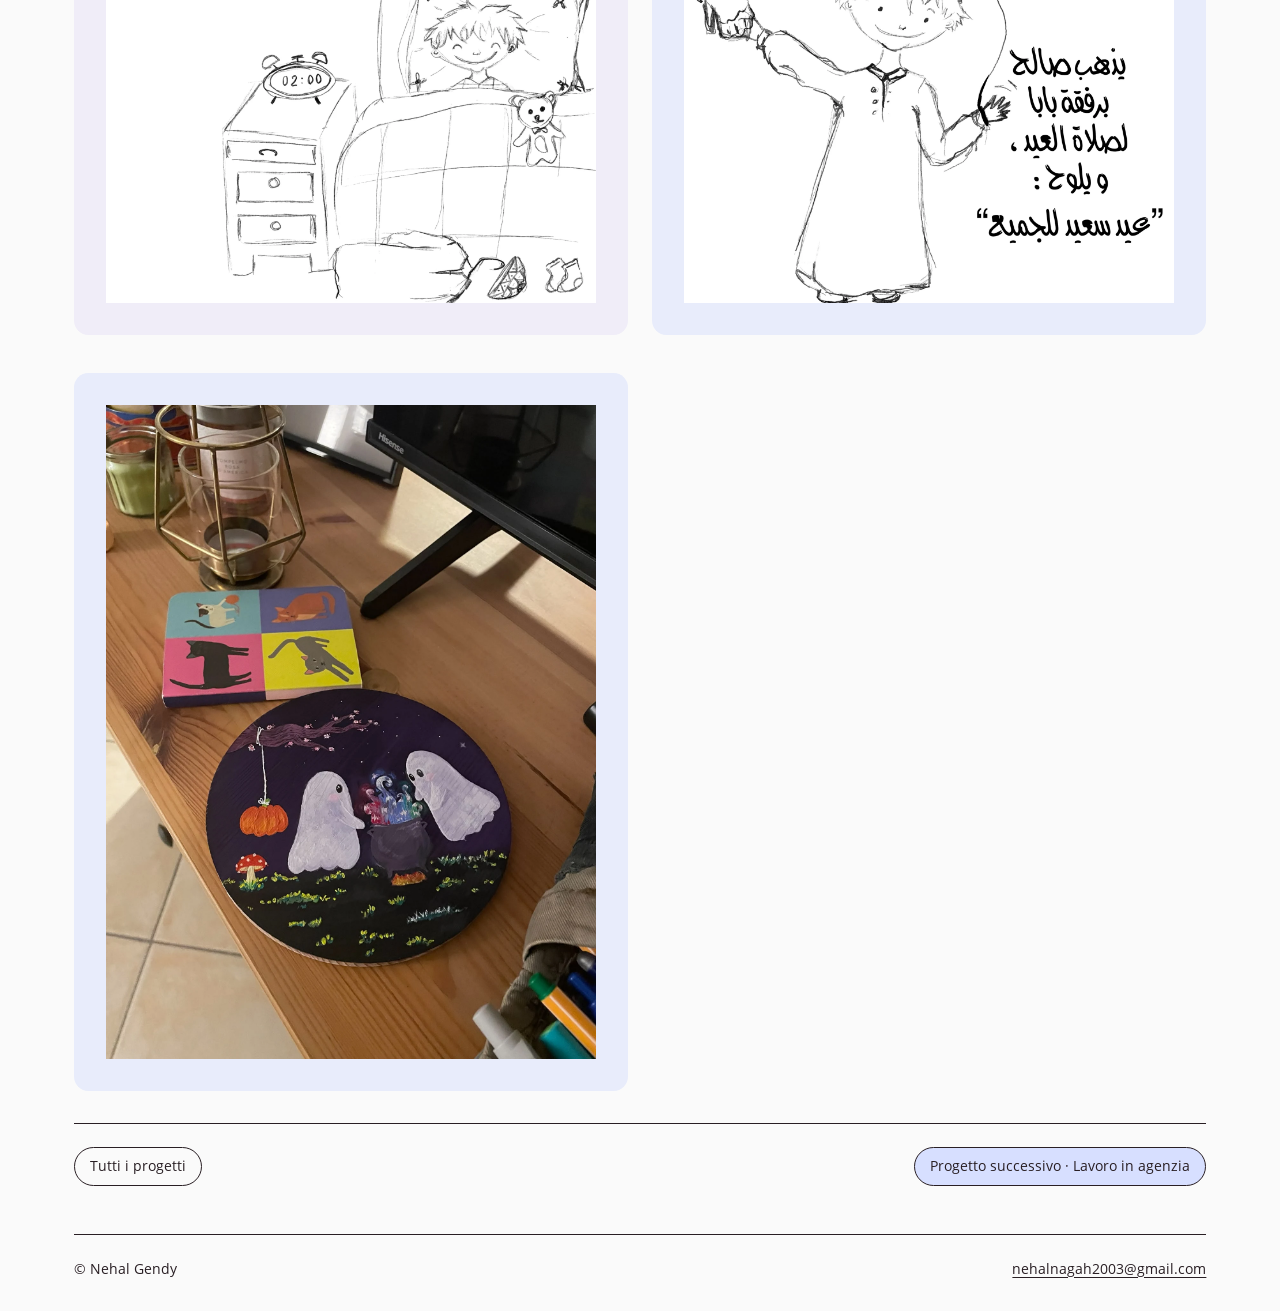
<file: illustrations.html>
<!DOCTYPE html>

<html lang="it"><head><meta charset="utf-8"/><meta content="width=device-width,initial-scale=1" name="viewport"/><title>Dal mio quaderno · Nehal Gendy</title><meta content="Portfolio di Nehal Gendy. Comunicazione visiva, campagne social, illustrazione e progetti editoriali." name="description"/><link href="media/logo.png" rel="icon"/><link href="style.css" rel="stylesheet"/><script defer="" src="i18n.js"></script></head>
<body id="inizio"><a class="skip" data-i18n="1" href="#contenuto">Salta al contenuto</a><header class="masthead wrap"><a aria-label="Nehal Gendy, home" class="brand" href="index.html"><img alt="" src="media/logo.png"/><span>Nehal Gendy</span></a><nav aria-label="Navigazione principale"><a data-i18n="2" href="index.html#progetti">Progetti</a><a data-i18n="3" href="index.html#profilo">Profilo</a><a data-i18n="4" href="index.html#contatti">Contatti</a><button aria-label="Cambia lingua / Change language" class="lang-switch" id="lang-switch" type="button">EN</button></nav></header>
<main class="wrap" id="contenuto"><div class="project-head"><a class="back" data-i18n="5" href="index.html#progetti">Tutti i progetti</a><p class="eyebrow red" data-i18n="29">Illustrazione</p><h1 data-i18n="30">Dal mio quaderno</h1><p class="lede" data-i18n="31">Questa pagina serve solo a dimostrare che ho un’anima. Disegno da quando ero piccola, e quelli che vedete qui non sono i miei lavori migliori — anzi, sono quasi tutti incompiuti, colorati a metà, abbandonati o privi di senso a una seconda occhiata. Ultimamente mi becco troppo spesso a valutare persino i miei hobby in base a come renderanno sui social, quindi ho deciso: renderò il «non finito» la nuova tendenza. Posso spacciarla per una profonda teoria filosofica tipo <em>«è l’incompiuto a definire un artista»</em> o cose simili? Non so se posso farlo, ma lo farò eccome.</p></div><div class="gallery"><figure><div class="piece"><a href="media/red-clock.webp" title="Apri a grandezza naturale"><img alt="Una figura sul divano sotto un grande orologio rosso" loading="lazy" src="media/red-clock.webp"/></a></div></figure><figure><div class="piece"><a href="media/carolona.webp" title="Apri a grandezza naturale"><img alt="Carolona tra vetrine e borse in una pagina illustrata" loading="lazy" src="media/carolona.webp"/></a></div></figure><figure><div class="piece"><a href="media/be-daring.webp" title="Apri a grandezza naturale"><img alt="La scritta Be Daring con una creatura verde al posto della R" loading="lazy" src="media/be-daring.webp"/></a></div></figure><figure><div class="piece"><a href="media/be-daring-poster.webp" title="Apri a grandezza naturale"><img alt="La linea rossa del lettering diventa un serpente nel manifesto" loading="lazy" src="media/be-daring-poster.webp"/></a></div></figure><figure><div class="piece"><a href="media/interno.webp" title="Apri a grandezza naturale"><img alt="Studio di un interno con mattoni a vista" loading="lazy" src="media/interno.webp"/></a></div></figure><figure><div class="piece"><a href="media/scaffale.webp" title="Apri a grandezza naturale"><img alt="Figura disegnata a linea davanti a uno scaffale" loading="lazy" src="media/scaffale.webp"/></a></div></figure><figure><div class="piece"><a href="media/figura.webp" title="Apri a grandezza naturale"><img alt="Studio di una figura in piedi con una borsa" loading="lazy" src="media/figura.webp"/></a></div></figure><figure><div class="piece"><a href="media/saleh-storie.webp" title="Apri a grandezza naturale"><img alt="Una giornata con Saleh, tavola a colori" loading="lazy" src="media/saleh-storie.webp"/></a></div></figure><figure><div class="piece"><a href="media/saleh-quaderno.webp" title="Apri a grandezza naturale"><img alt="Saleh e un gatto nero affacciati su una pagina di quaderno" loading="lazy" src="media/saleh-quaderno.webp"/></a></div></figure><figure><div class="piece"><a href="media/saleh-875.webp" title="Apri a grandezza naturale"><img alt="Saleh immagina il pasto prima dell’alba" loading="lazy" src="media/saleh-875.webp"/></a></div></figure><figure><div class="piece"><a href="media/saleh-876.webp" title="Apri a grandezza naturale"><img alt="Saleh si prepara per la festa" loading="lazy" src="media/saleh-876.webp"/></a></div></figure><figure><div class="piece"><a href="media/saleh-877.webp" title="Apri a grandezza naturale"><img alt="Saleh indossa i vestiti della festa" loading="lazy" src="media/saleh-877.webp"/></a></div></figure><figure><div class="piece"><a href="media/saleh-878.webp" title="Apri a grandezza naturale"><img alt="La sera prima della festa" loading="lazy" src="media/saleh-878.webp"/></a></div></figure><figure><div class="piece"><a href="media/saleh-879.webp" title="Apri a grandezza naturale"><img alt="Saleh festeggia l’Eid" loading="lazy" src="media/saleh-879.webp"/></a></div></figure><figure><div class="piece"><a href="media/fantasmi-e-gatti.webp" title="Apri a grandezza naturale"><img alt="Due fantasmi dipinti su un supporto rotondo attorno a un calderone. Sul tavolo, una seconda illustrazione con quattro gatti su sfondi colorati." loading="lazy" src="media/fantasmi-e-gatti.webp"/></a></div></figure></div><nav aria-label="Sfoglia i progetti" class="project-pager"><a data-i18n="5" href="index.html#progetti">Tutti i progetti</a><a data-i18n="32" href="reels.html">Progetto successivo · Lavoro in agenzia</a></nav></main>
<footer class="footer wrap"><span>© Nehal Gendy</span><a href="mailto:nehalnagah2003@gmail.com">nehalnagah2003@gmail.com</a></footer></body></html>
</file>
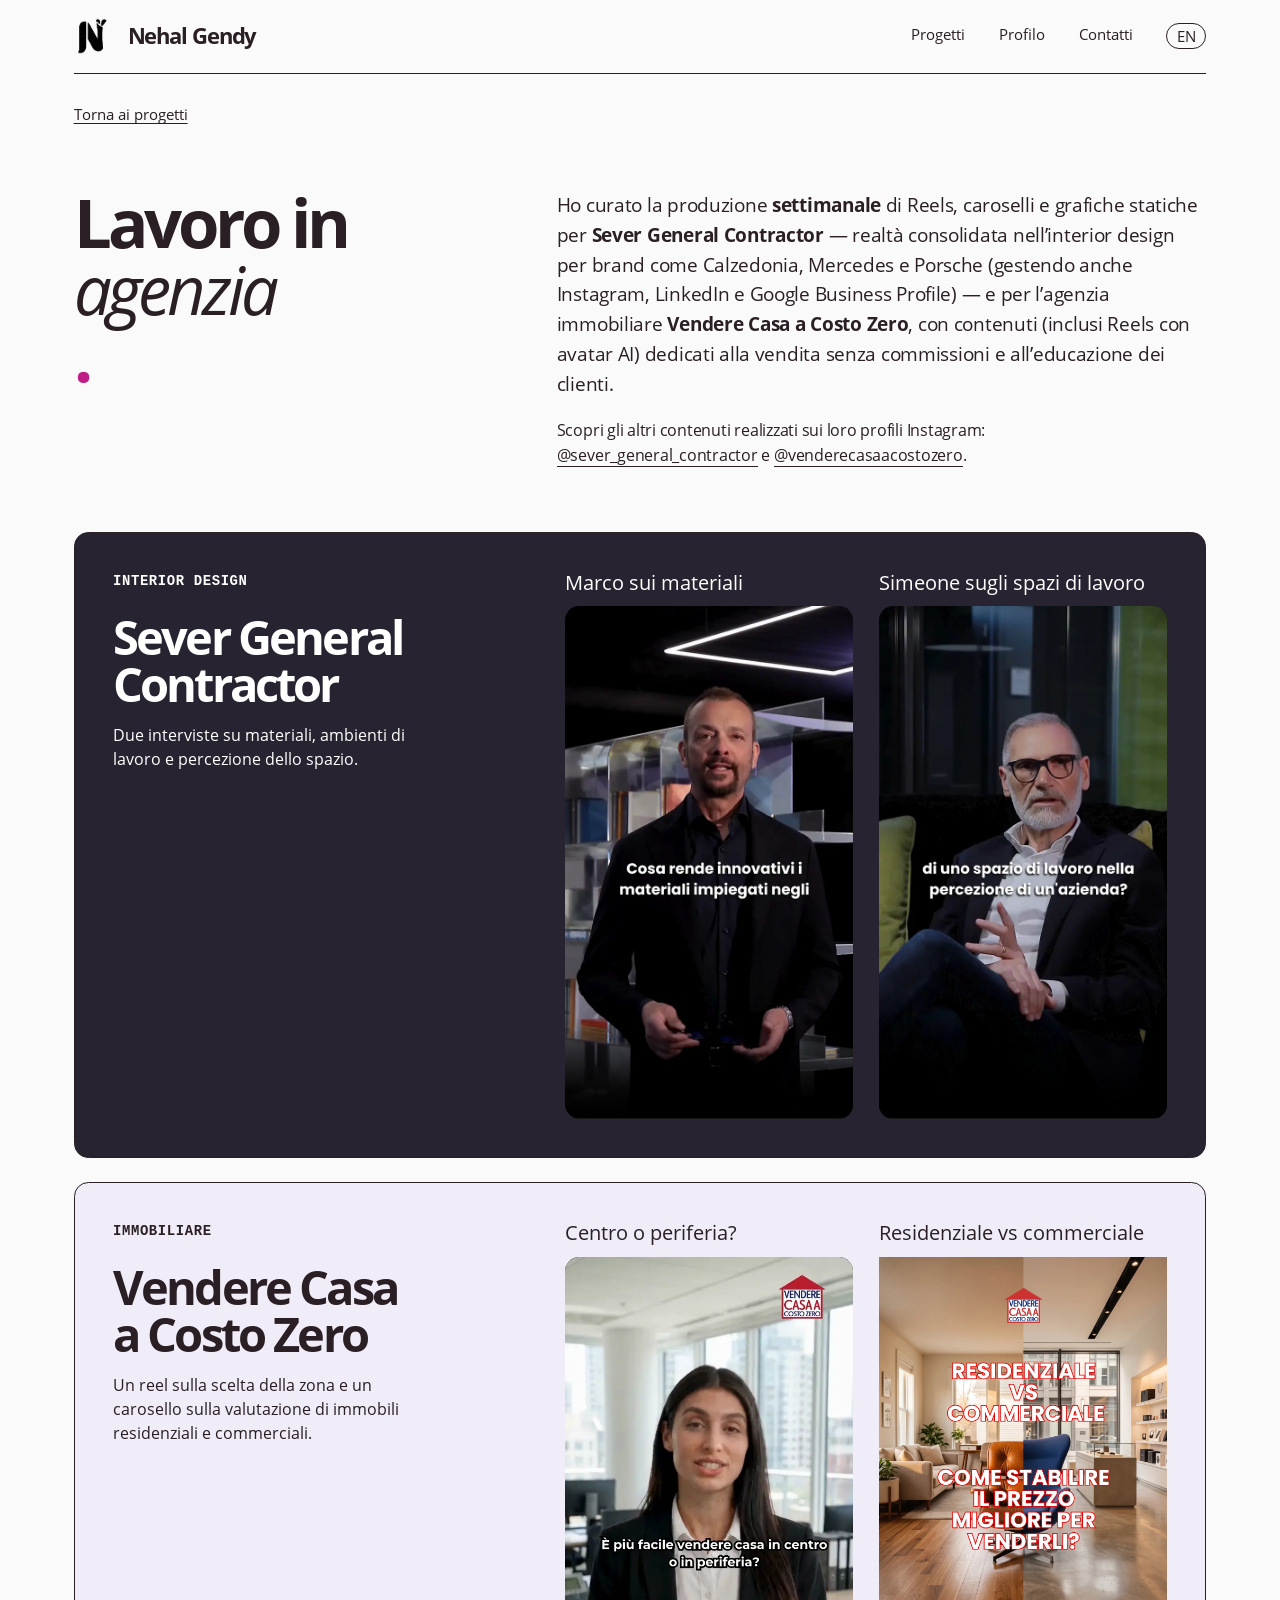
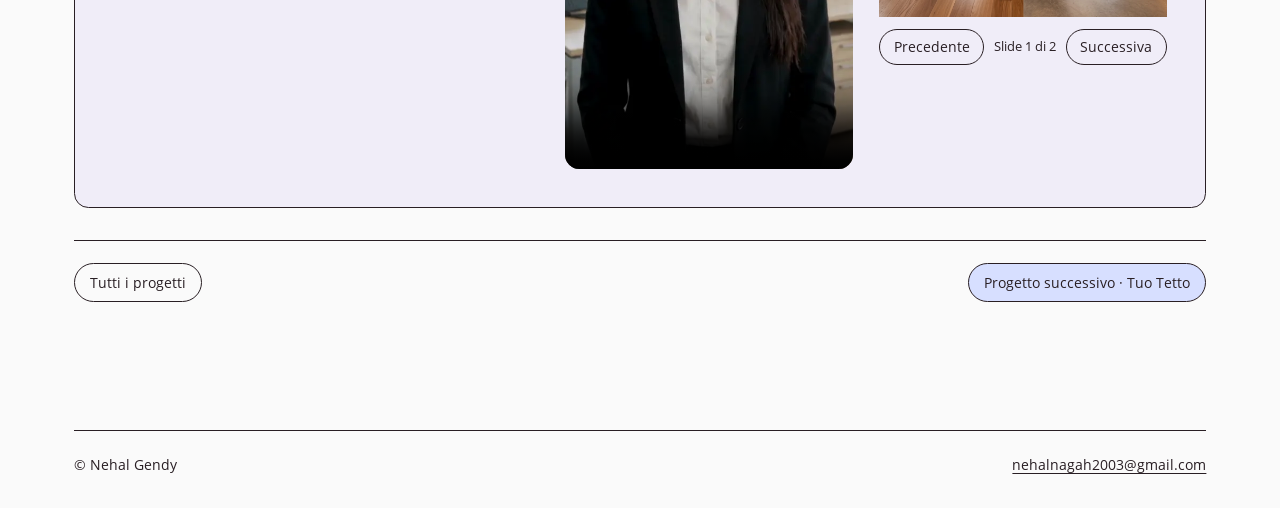
<file: reels.html>
<!DOCTYPE html>

<html lang="it"><head><meta charset="utf-8"/><meta content="width=device-width,initial-scale=1" name="viewport"/><title>Lavoro in agenzia · Nehal Gendy</title><meta content="Portfolio di Nehal Gendy. Comunicazione visiva, campagne social, illustrazione e progetti editoriali." name="description"/><link href="media/logo.png" rel="icon"/><link href="style.css" rel="stylesheet"/><script defer="" src="i18n.js"></script></head>
<body id="inizio"><a class="skip" data-i18n="1" href="#contenuto">Salta al contenuto</a><header class="masthead wrap"><a aria-label="Nehal Gendy, home" class="brand" href="index.html"><img alt="" src="media/logo.png"/><span>Nehal Gendy</span></a><nav aria-label="Navigazione principale"><a data-i18n="2" href="index.html#progetti">Progetti</a><a data-i18n="3" href="index.html#profilo">Profilo</a><a data-i18n="4" href="index.html#contatti">Contatti</a><button aria-label="Cambia lingua / Change language" class="lang-switch" id="lang-switch" type="button">EN</button></nav></header>
<main class="wrap agency-page" id="contenuto">
<a class="back" data-i18n="63" href="index.html#agenzia">Torna ai progetti</a>
<div class="agency-intro"><h1 data-i18n="64">Lavoro in <em>agenzia</em><span class="period">.</span></h1><div>
<p data-i18n="65">Ho curato la produzione <strong>settimanale</strong> di Reels, caroselli e grafiche statiche per <strong>Sever General Contractor</strong> — realtà consolidata nell’interior design per brand come Calzedonia, Mercedes e Porsche (gestendo anche Instagram, LinkedIn e Google Business Profile) — e per l’agenzia immobiliare <strong>Vendere Casa a Costo Zero</strong>, con contenuti (inclusi Reels con avatar AI) dedicati alla vendita senza commissioni e all’educazione dei clienti.</p>
<p class="agency-social" data-i18n="66">Scopri gli altri contenuti realizzati sui loro profili Instagram: <a href="https://www.instagram.com/sever_general_contractor/?utm_source=ig_web_button_share_sheet">@sever_general_contractor</a> e <a href="https://www.instagram.com/venderecasaacostozero/?utm_source=ig_web_button_share_sheet">@venderecasaacostozero</a>.</p></div></div>
<section class="client-chapter sever" id="sever"><div class="client-info"><p class="eyebrow" data-i18n="67">Interior design</p><h2 data-i18n="68">Sever General Contractor</h2><p data-i18n="69">Due interviste su materiali, ambienti di lavoro e percezione dello spazio.</p></div><div class="agency-examples"><article class="agency-item"><h3 data-i18n="70">Marco sui materiali</h3><video aria-label="Marco sui materiali" controls="" playsinline="" poster="media/marco-poster.webp" preload="none"><source src="media/marco.mp4" type="video/mp4"/></video></article><article class="agency-item"><h3 data-i18n="71">Simeone sugli spazi di lavoro</h3><video aria-label="Simeone sugli spazi di lavoro" controls="" playsinline="" poster="media/simeone-poster.webp" preload="none"><source src="media/simeone.mp4" type="video/mp4"/></video></article></div></section>
<section class="client-chapter casa" id="immobiliare"><div class="client-info"><p class="eyebrow" data-i18n="72">Immobiliare</p><h2 data-i18n="48">Vendere Casa a Costo Zero</h2><p data-i18n="73">Un reel sulla scelta della zona e un carosello sulla valutazione di immobili residenziali e commerciali.</p></div><div class="agency-examples"><article class="agency-item"><h3 data-i18n="74">Centro o periferia?</h3><video aria-label="Centro o periferia?" controls="" playsinline="" poster="media/casa-centro-poster.webp" preload="none"><source src="media/casa-centro.mp4" type="video/mp4"/></video></article><article class="agency-item"><h3 data-i18n="75">Residenziale vs commerciale</h3><div class="agency-slides"><figure><a href="media/casa-commerciale-1.webp"><img alt="Residenziale vs commerciale. Come stabilire il prezzo migliore per venderli?" loading="lazy" src="media/casa-commerciale-1.webp"/></a></figure><figure><a href="media/casa-commerciale-2.webp"><img alt="La giusta valutazione è la chiave per vendere al meglio." loading="lazy" src="media/casa-commerciale-2.webp"/></a></figure></div></article></div></section>
<nav aria-label="Sfoglia i progetti" class="project-pager"><a data-i18n="5" href="index.html#progetti">Tutti i progetti</a><a data-i18n="76" href="tuo-tetto.html">Progetto successivo · Tuo Tetto</a></nav></main><script defer="" src="agency-carousel.js"></script>
<footer class="footer wrap"><span>© Nehal Gendy</span><a href="mailto:nehalnagah2003@gmail.com">nehalnagah2003@gmail.com</a></footer></body></html>
</file>
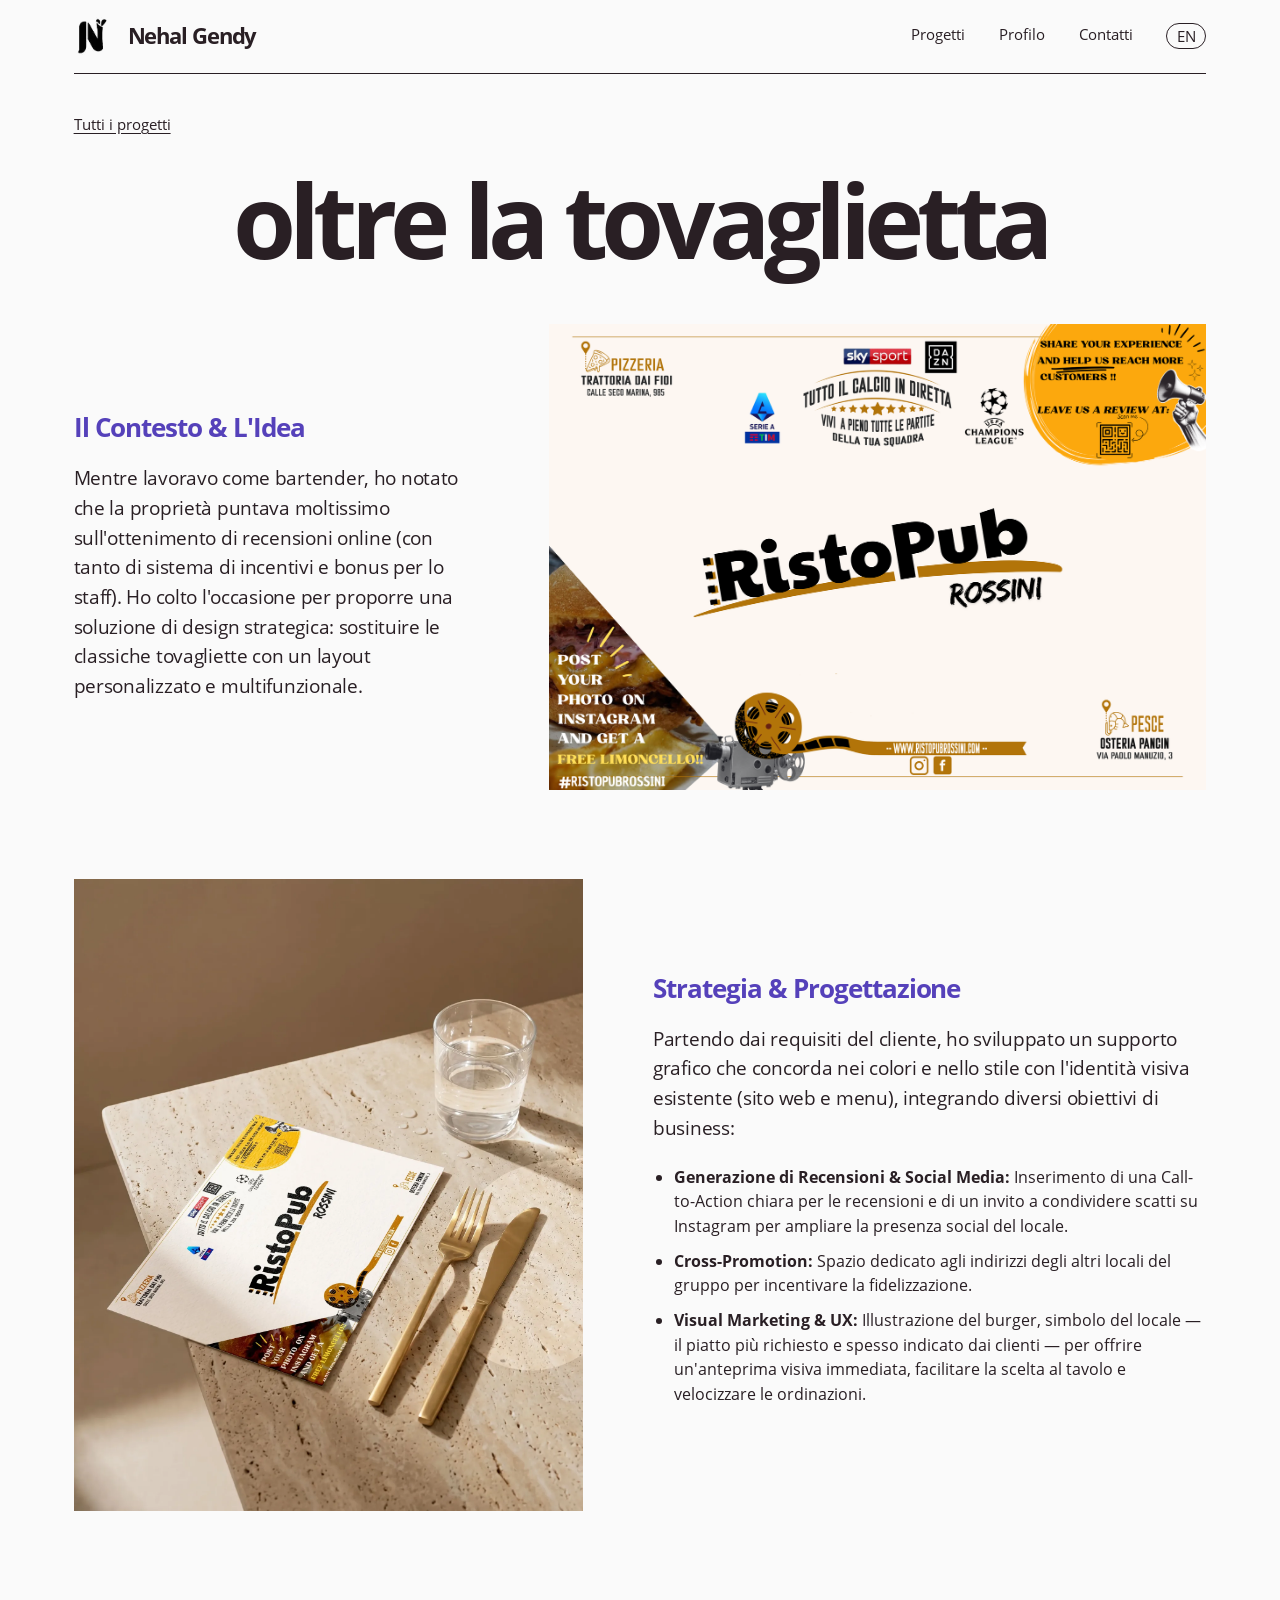
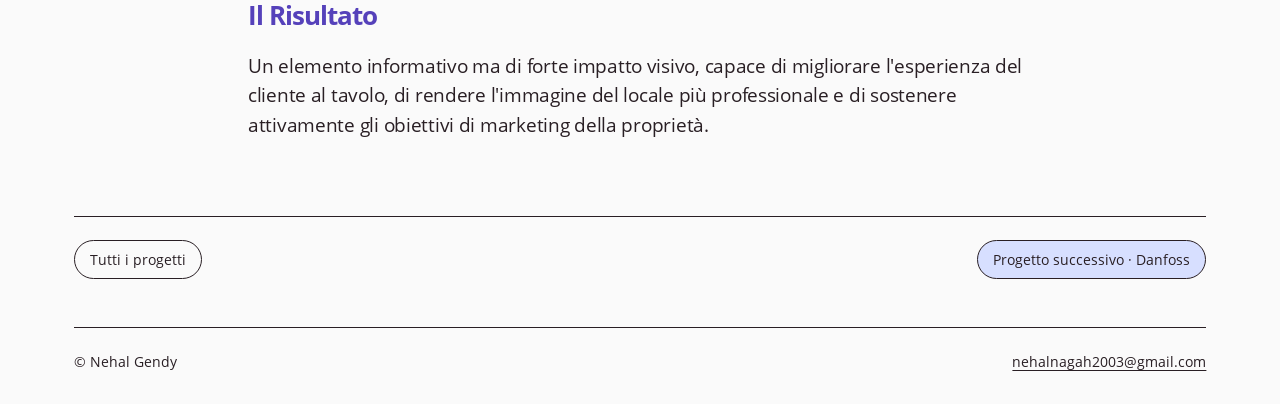
<file: rossini.html>
<!DOCTYPE html>

<html lang="it"><head><meta charset="utf-8"/><meta content="width=device-width,initial-scale=1" name="viewport"/><title>RistoPub Rossini · Nehal Gendy</title><meta content="Portfolio di Nehal Gendy. Comunicazione visiva, campagne social, illustrazione e progetti editoriali." name="description"/><link href="media/logo.png" rel="icon"/><link href="style.css" rel="stylesheet"/><script defer="" src="i18n.js"></script></head>
<body id="inizio"><a class="skip" data-i18n="1" href="#contenuto">Salta al contenuto</a><header class="masthead wrap"><a aria-label="Nehal Gendy, home" class="brand" href="index.html"><img alt="" src="media/logo.png"/><span>Nehal Gendy</span></a><nav aria-label="Navigazione principale"><a data-i18n="2" href="index.html#progetti">Progetti</a><a data-i18n="3" href="index.html#profilo">Profilo</a><a data-i18n="4" href="index.html#contatti">Contatti</a><button aria-label="Cambia lingua / Change language" class="lang-switch" id="lang-switch" type="button">EN</button></nav></header>
<main class="wrap" id="contenuto"><div class="rossini-head"><a class="back" data-i18n="5" href="index.html#progetti">Tutti i progetti</a><h1 data-i18n="77">oltre la tovaglietta</h1></div>
<section class="rossini-row rossini-context">
<div><h2 data-i18n="78">Il Contesto &amp; L'Idea</h2><p data-i18n="79">Mentre lavoravo come bartender, ho notato che la proprietà puntava moltissimo sull'ottenimento di recensioni online (con tanto di sistema di incentivi e bonus per lo staff). Ho colto l'occasione per proporre una soluzione di design strategica: sostituire le classiche tovagliette con un layout personalizzato e multifunzionale.</p></div>
<a href="media/rossini-progetto.webp"><img alt="La grafica completa della tovaglietta RistoPub Rossini, con inviti alla recensione e alla condivisione su Instagram." src="media/rossini-progetto.webp"/></a></section>
<section class="rossini-row rossini-strategy">
<div><h2 data-i18n="80">Strategia &amp; Progettazione</h2><p data-i18n="81">Partendo dai requisiti del cliente, ho sviluppato un supporto grafico che concorda nei colori e nello stile con l'identità visiva esistente (sito web e menu), integrando diversi obiettivi di business:</p>
<ul>
<li data-i18n="82"><strong>Generazione di Recensioni &amp; Social Media:</strong> Inserimento di una Call-to-Action chiara per le recensioni e di un invito a condividere scatti su Instagram per ampliare la presenza social del locale.</li>
<li data-i18n="83"><strong>Cross-Promotion:</strong> Spazio dedicato agli indirizzi degli altri locali del gruppo per incentivare la fidelizzazione.</li>
<li data-i18n="84"><strong>Visual Marketing &amp; UX:</strong> Illustrazione del burger, simbolo del locale — il piatto più richiesto e spesso indicato dai clienti — per offrire un'anteprima visiva immediata, facilitare la scelta al tavolo e velocizzare le ordinazioni.</li>
</ul></div>
<a href="media/rossini-tavolo.webp"><img alt="La tovaglietta Rossini apparecchiata su un tavolo con bicchiere e posate dorate." loading="lazy" src="media/rossini-tavolo.webp"/></a></section>
<section class="rossini-result"><h2 data-i18n="85">Il Risultato</h2><p data-i18n="86">Un elemento informativo ma di forte impatto visivo, capace di migliorare l'esperienza del cliente al tavolo, di rendere l'immagine del locale più professionale e di sostenere attivamente gli obiettivi di marketing della proprietà.</p></section>
<nav aria-label="Sfoglia i progetti" class="project-pager"><a data-i18n="5" href="index.html#progetti">Tutti i progetti</a><a data-i18n="87" href="danfoss.html">Progetto successivo · Danfoss</a></nav></main>
<footer class="footer wrap"><span>© Nehal Gendy</span><a href="mailto:nehalnagah2003@gmail.com">nehalnagah2003@gmail.com</a></footer></body></html>
</file>
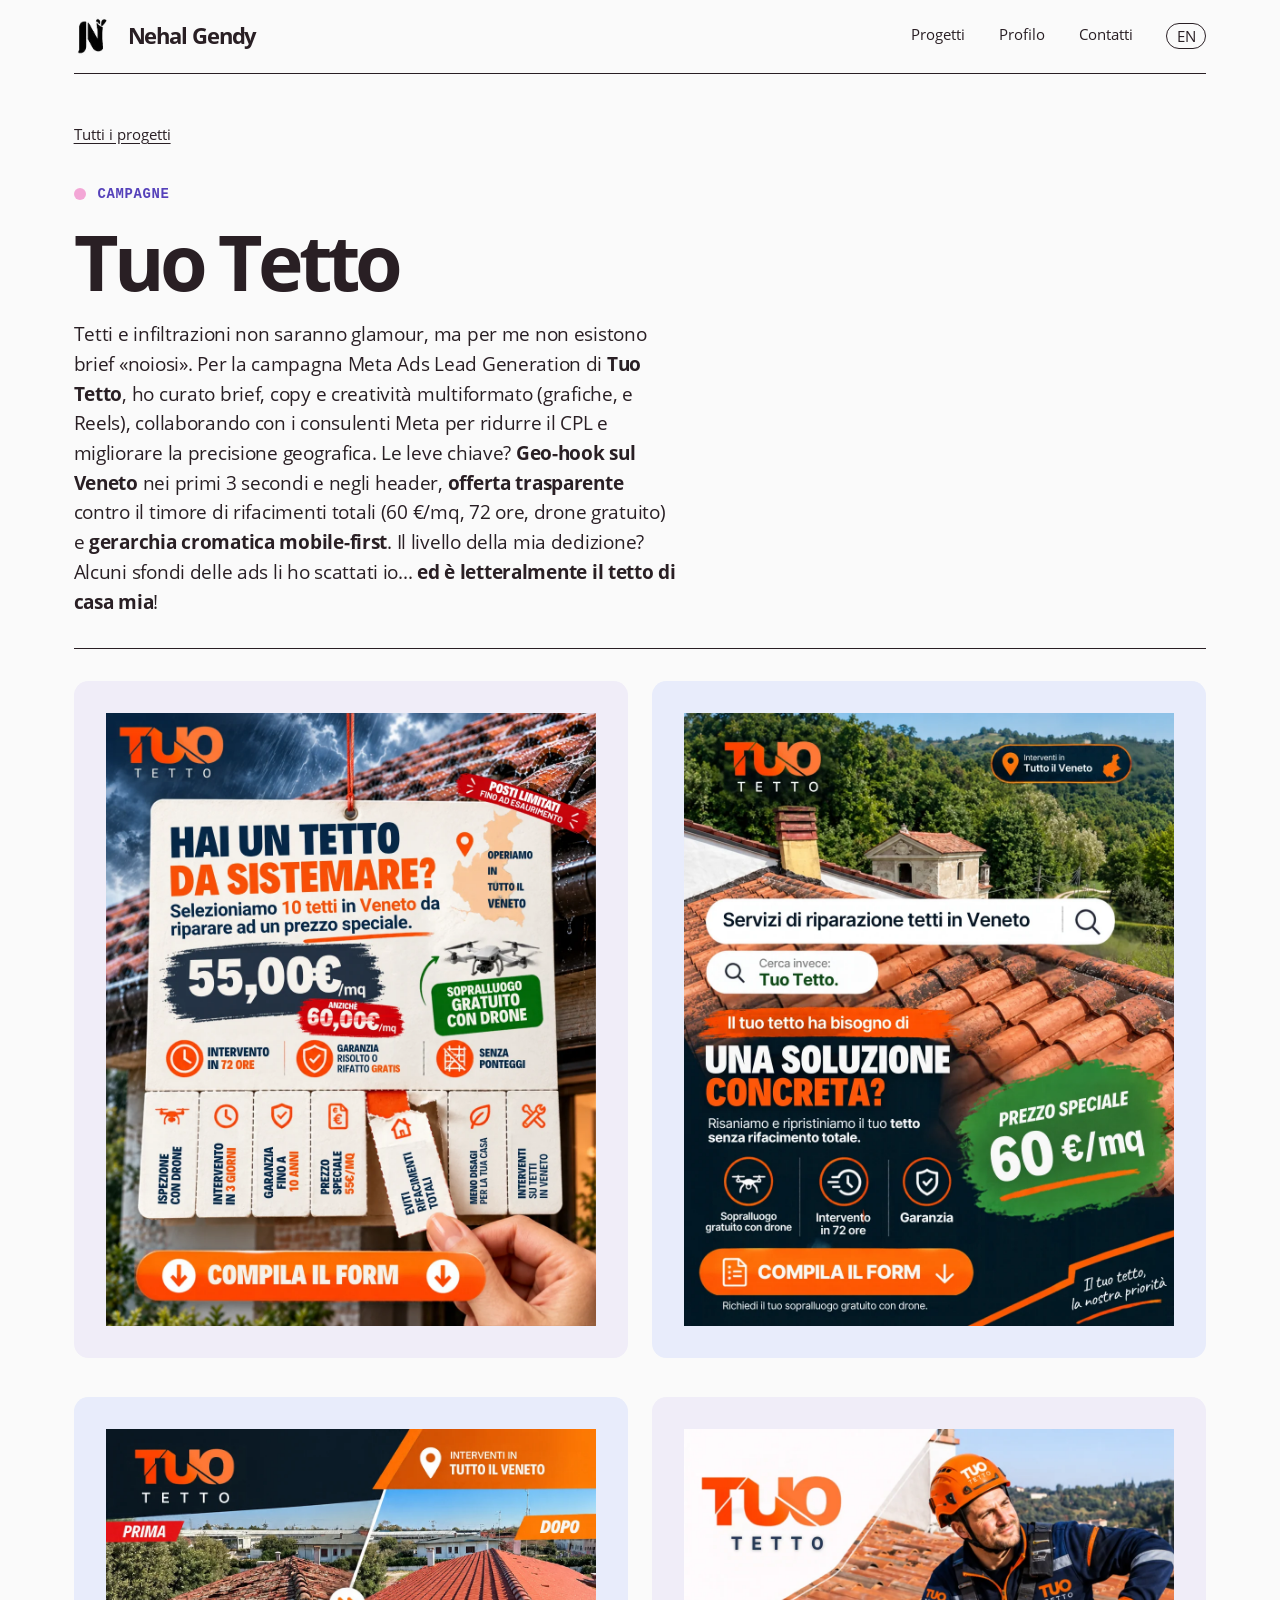
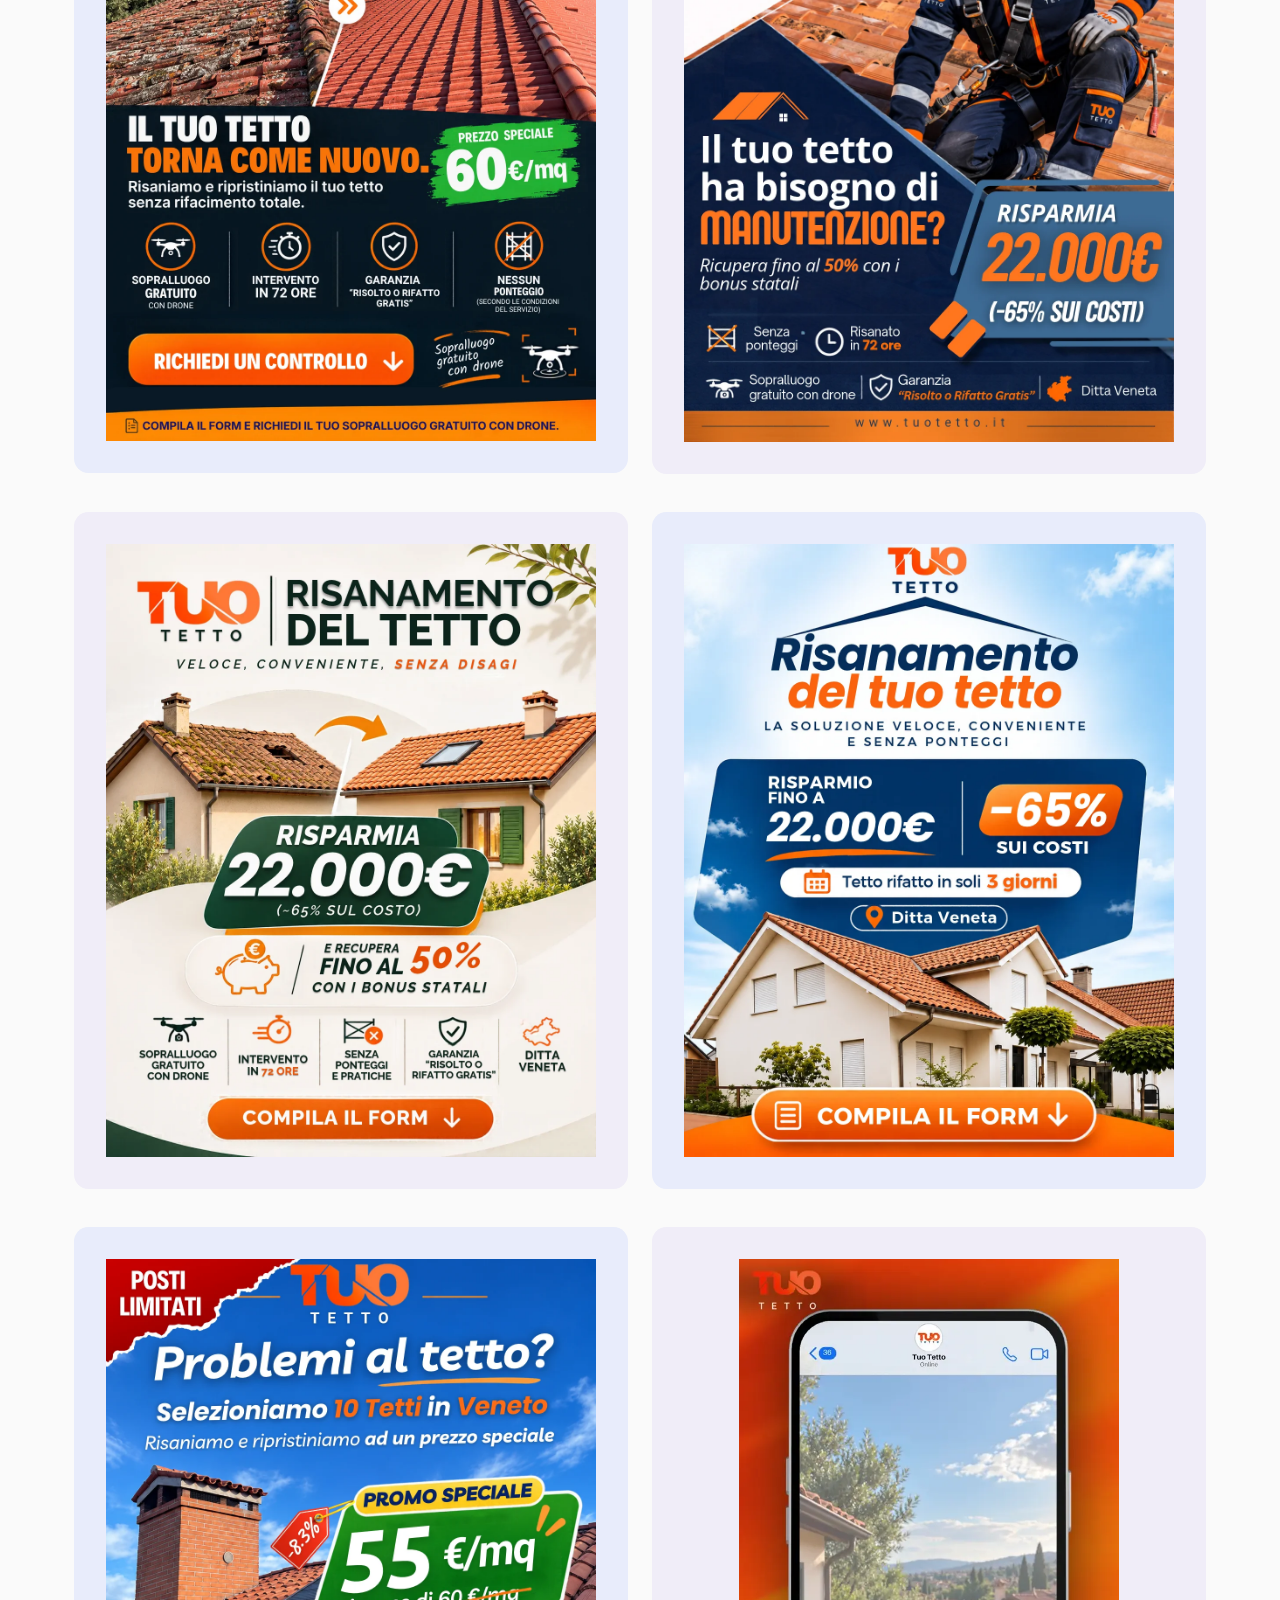
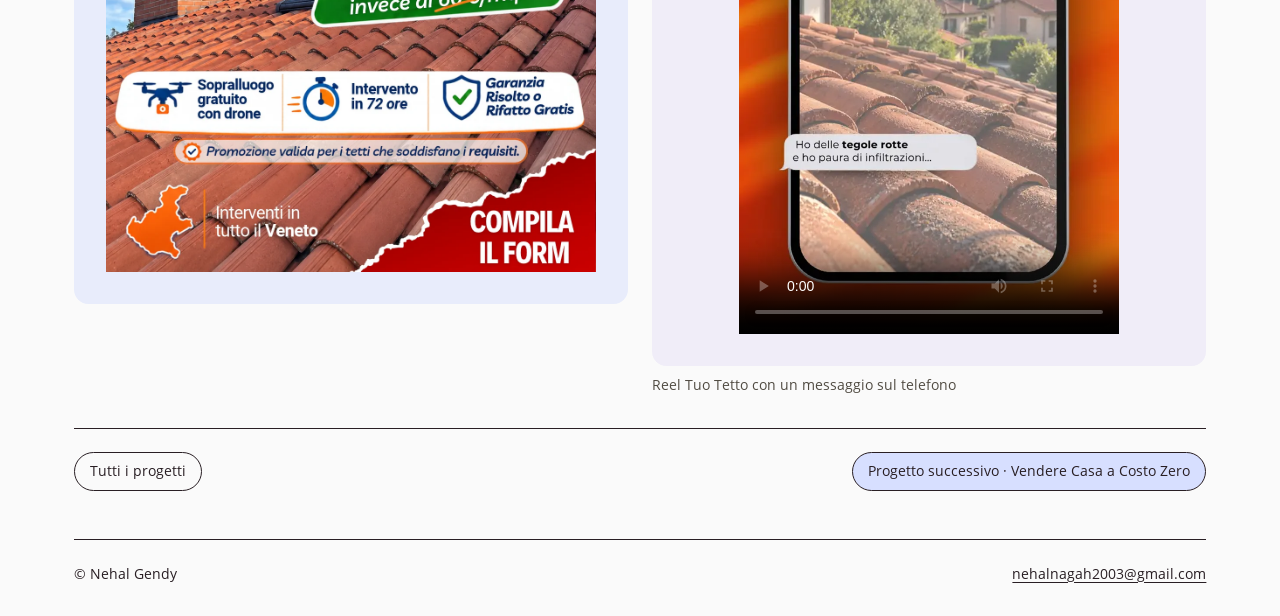
<file: tuo-tetto.html>
<!DOCTYPE html>

<html lang="it"><head><meta charset="utf-8"/><meta content="width=device-width,initial-scale=1" name="viewport"/><title>Tuo Tetto · Nehal Gendy</title><meta content="Portfolio di Nehal Gendy. Comunicazione visiva, campagne social, illustrazione e progetti editoriali." name="description"/><link href="media/logo.png" rel="icon"/><link href="style.css" rel="stylesheet"/><script defer="" src="i18n.js"></script></head>
<body id="inizio"><a class="skip" data-i18n="1" href="#contenuto">Salta al contenuto</a><header class="masthead wrap"><a aria-label="Nehal Gendy, home" class="brand" href="index.html"><img alt="" src="media/logo.png"/><span>Nehal Gendy</span></a><nav aria-label="Navigazione principale"><a data-i18n="2" href="index.html#progetti">Progetti</a><a data-i18n="3" href="index.html#profilo">Profilo</a><a data-i18n="4" href="index.html#contatti">Contatti</a><button aria-label="Cambia lingua / Change language" class="lang-switch" id="lang-switch" type="button">EN</button></nav></header>
<main class="wrap" id="contenuto"><div class="project-head"><a class="back" data-i18n="5" href="index.html#progetti">Tutti i progetti</a><p class="eyebrow red" data-i18n="88">Campagne</p><h1>Tuo Tetto</h1><p class="lede" data-i18n="89">Tetti e infiltrazioni non saranno glamour, ma per me non esistono brief «noiosi». Per la campagna Meta Ads Lead Generation di <strong>Tuo Tetto</strong>, ho curato brief, copy e creatività multiformato (grafiche, e Reels), collaborando con i consulenti Meta per ridurre il CPL e migliorare la precisione geografica. Le leve chiave? <strong>Geo-hook sul Veneto</strong> nei primi 3 secondi e negli header, <strong>offerta trasparente</strong> contro il timore di rifacimenti totali (60 €/mq, 72 ore, drone gratuito) e <strong>gerarchia cromatica mobile-first</strong>. Il livello della mia dedizione? Alcuni sfondi delle ads li ho scattati io... <strong>ed è letteralmente il tetto di casa mia</strong>!</p></div><div class="gallery"><figure><div class="piece"><a href="media/tetto-strappo.webp" title="Apri a grandezza naturale"><img alt="Annuncio con cartello a strappo e sopralluogo con drone" loading="lazy" src="media/tetto-strappo.webp"/></a></div></figure><figure><div class="piece"><a href="media/tetto-ricerca.webp" title="Apri a grandezza naturale"><img alt="Servizi di riparazione presentati in una barra di ricerca" loading="lazy" src="media/tetto-ricerca.webp"/></a></div></figure><figure><div class="piece"><a href="media/tetto-confronto.webp" title="Apri a grandezza naturale"><img alt="Il confronto fotografico tra un tetto prima e dopo il ripristino" loading="lazy" src="media/tetto-confronto.webp"/></a></div></figure><figure><div class="piece"><a href="media/tetto-tecnico.webp" title="Apri a grandezza naturale"><img alt="Un tecnico al lavoro sul tetto" loading="lazy" src="media/tetto-tecnico.webp"/></a></div></figure><figure><div class="piece"><a href="media/tetto-verde.webp" title="Apri a grandezza naturale"><img alt="Grafica verde e arancione con due tetti a confronto" loading="lazy" src="media/tetto-verde.webp"/></a></div></figure><figure><div class="piece"><a href="media/tetto-casa.webp" title="Apri a grandezza naturale"><img alt="Il profilo di una casa incornicia l’offerta di risanamento" loading="lazy" src="media/tetto-casa.webp"/></a></div></figure><figure><div class="piece"><a href="media/tetto-promo.webp" title="Apri a grandezza naturale"><img alt="Annuncio promozionale con cielo blu e cartellino del prezzo" loading="lazy" src="media/tetto-promo.webp"/></a></div></figure><figure><div class="piece"><video aria-label="Reel Tuo Tetto con un messaggio sul telefono" controls="" playsinline="" poster="media/tuo-tetto-poster.webp" preload="metadata"><source src="media/tuo-tetto.mp4" type="video/mp4"/></video></div><figcaption data-i18n="90">Reel Tuo Tetto con un messaggio sul telefono</figcaption></figure></div><nav aria-label="Sfoglia i progetti" class="project-pager"><a data-i18n="5" href="index.html#progetti">Tutti i progetti</a><a data-i18n="91" href="vendere-casa.html">Progetto successivo · Vendere Casa a Costo Zero</a></nav></main>
<footer class="footer wrap"><span>© Nehal Gendy</span><a href="mailto:nehalnagah2003@gmail.com">nehalnagah2003@gmail.com</a></footer></body></html>
</file>
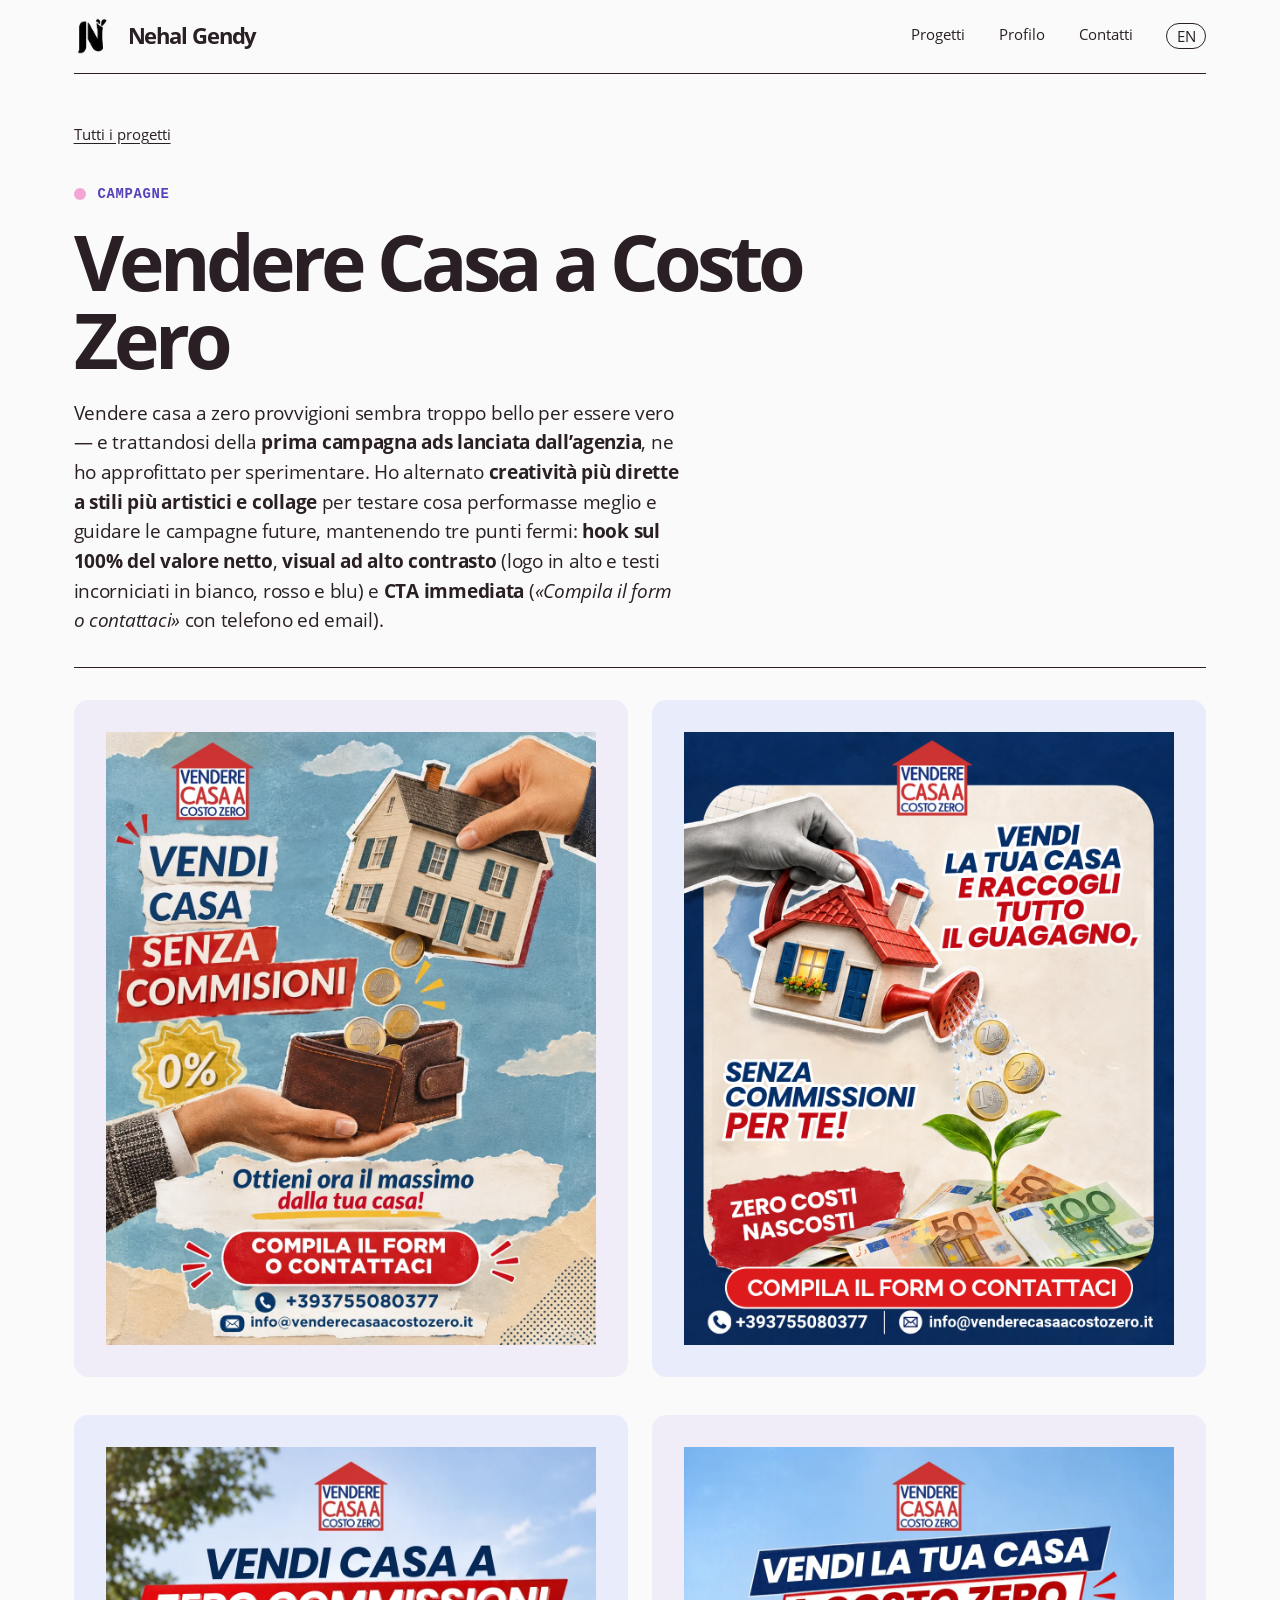
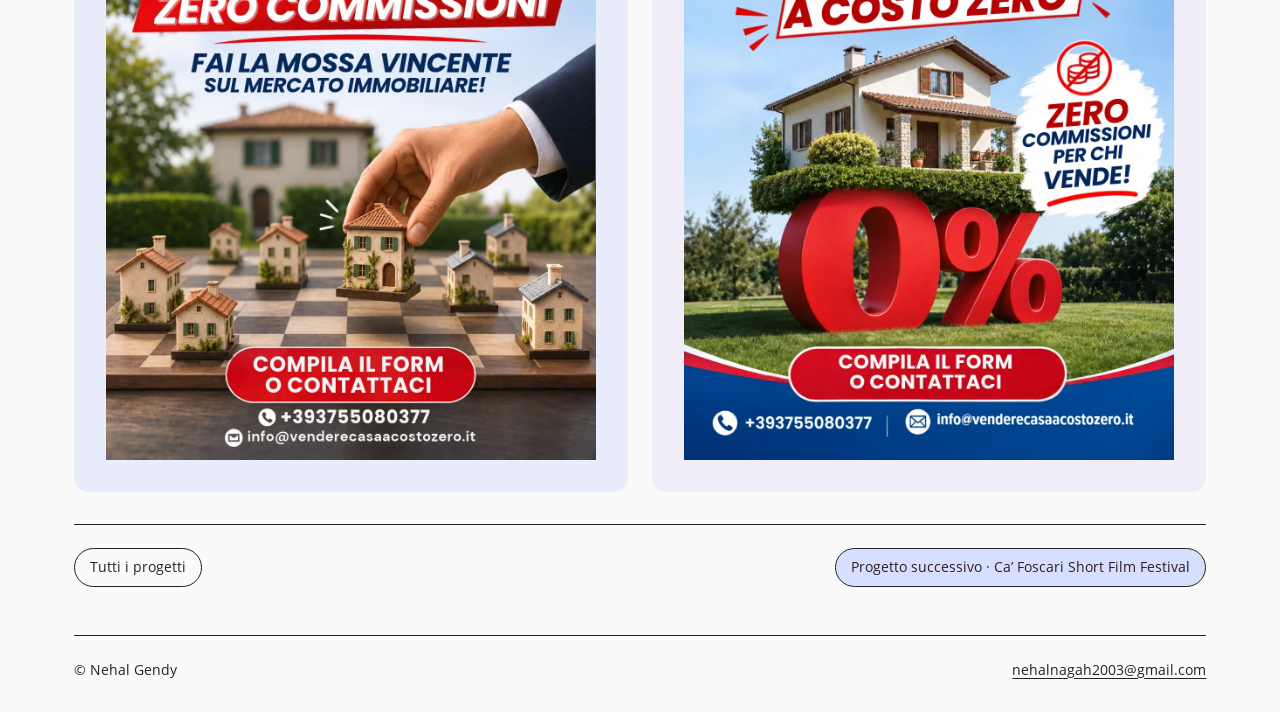
<file: vendere-casa.html>
<!DOCTYPE html>

<html lang="it"><head><meta charset="utf-8"/><meta content="width=device-width,initial-scale=1" name="viewport"/><title>Vendere Casa a Costo Zero · Nehal Gendy</title><meta content="Portfolio di Nehal Gendy. Comunicazione visiva, campagne social, illustrazione e progetti editoriali." name="description"/><link href="media/logo.png" rel="icon"/><link href="style.css" rel="stylesheet"/><script defer="" src="i18n.js"></script></head>
<body id="inizio"><a class="skip" data-i18n="1" href="#contenuto">Salta al contenuto</a><header class="masthead wrap"><a aria-label="Nehal Gendy, home" class="brand" href="index.html"><img alt="" src="media/logo.png"/><span>Nehal Gendy</span></a><nav aria-label="Navigazione principale"><a data-i18n="2" href="index.html#progetti">Progetti</a><a data-i18n="3" href="index.html#profilo">Profilo</a><a data-i18n="4" href="index.html#contatti">Contatti</a><button aria-label="Cambia lingua / Change language" class="lang-switch" id="lang-switch" type="button">EN</button></nav></header>
<main class="wrap" id="contenuto"><div class="project-head"><a class="back" data-i18n="5" href="index.html#progetti">Tutti i progetti</a><p class="eyebrow red" data-i18n="88">Campagne</p><h1 data-i18n="48">Vendere Casa a Costo Zero</h1><p class="lede" data-i18n="92">Vendere casa a zero provvigioni sembra troppo bello per essere vero — e trattandosi della <strong>prima campagna ads lanciata dall’agenzia</strong>, ne ho approfittato per sperimentare. Ho alternato <strong>creatività più dirette a stili più artistici e collage</strong> per testare cosa performasse meglio e guidare le campagne future, mantenendo tre punti fermi: <strong>hook sul 100% del valore netto</strong>, <strong>visual ad alto contrasto</strong> (logo in alto e testi incorniciati in bianco, rosso e blu) e <strong>CTA immediata</strong> (<em>«Compila il form o contattaci»</em> con telefono ed email).</p></div><div class="gallery"><figure><div class="piece"><a href="media/casa-portafoglio.webp" title="Apri a grandezza naturale"><img alt="Collage con casa, monete e portafoglio" loading="lazy" src="media/casa-portafoglio.webp"/></a></div></figure><figure><div class="piece"><a href="media/casa-annaffiatoio.webp" title="Apri a grandezza naturale"><img alt="Una casa a forma di annaffiatoio fa crescere una pianta di banconote" loading="lazy" src="media/casa-annaffiatoio.webp"/></a></div></figure><figure><div class="piece"><a href="media/casa-scacchi.webp" title="Apri a grandezza naturale"><img alt="Case su una scacchiera per la campagna immobiliare" loading="lazy" src="media/casa-scacchi.webp"/></a></div></figure><figure><div class="piece"><a href="media/casa-zero.webp" title="Apri a grandezza naturale"><img alt="Una casa poggia su una grande scritta zero per cento" loading="lazy" src="media/casa-zero.webp"/></a></div></figure></div><nav aria-label="Sfoglia i progetti" class="project-pager"><a data-i18n="5" href="index.html#progetti">Tutti i progetti</a><a data-i18n="93" href="ca-foscari.html">Progetto successivo · Ca’ Foscari Short Film Festival</a></nav></main>
<footer class="footer wrap"><span>© Nehal Gendy</span><a href="mailto:nehalnagah2003@gmail.com">nehalnagah2003@gmail.com</a></footer></body></html>
</file>
<file: style.css>
@font-face{font-family:Atelier;src:url("fonts/lmroman12-regular.otf") format("opentype");font-display:swap}
@font-face{font-family:Atelier;src:url("fonts/lmroman12-italic.otf") format("opentype");font-style:italic;font-display:swap}
:root{--paper:#f8f6ee;--ink:#201e1b;--red:#b43924;--line:#c9c4b9;--soft:#ebe8dc;--serif:Atelier,"Baskerville","Times New Roman",serif;--sans:Arial,Helvetica,sans-serif}
*{box-sizing:border-box}
html{scroll-behavior:smooth}
body{margin:0;background:var(--paper);color:var(--ink);font:1rem/1.5 var(--sans);-webkit-font-smoothing:antialiased}
a{color:inherit;text-decoration:none}a:hover{color:var(--red)}a:focus-visible,button:focus-visible{outline:3px solid var(--red);outline-offset:5px}
img,video{max-width:100%;display:block}
button{font:inherit;color:inherit;cursor:pointer}h1,h2,h3,p,figure{margin:0}
.wrap{width:min(88.5%,1440px);margin-inline:auto}
.skip{position:fixed;z-index:9;left:1rem;top:-6rem;padding:1rem;background:var(--ink);color:white}.skip:focus{top:1rem}
.masthead{display:flex;align-items:center;justify-content:space-between;gap:1.5rem;min-height:87px;border-bottom:1px solid var(--ink)}
.brand{display:flex;align-items:center;gap:1rem;font-family:var(--serif);font-size:1.4rem;letter-spacing:-.04em}
.brand img{height:38px;width:38px;object-fit:contain;mix-blend-mode:multiply}
.masthead nav{display:flex;gap:2.1rem;font-size:.94rem}.masthead nav a:hover{text-decoration:underline;text-underline-offset:5px}
.hero{display:grid;grid-template-columns:1fr .93fr;gap:5%;align-items:center;padding-block:clamp(2.6rem,5.6vw,6rem) clamp(3rem,6.3vw,7rem)}
.eyebrow{font:600 .77rem/1.45 var(--sans);letter-spacing:.15em;text-transform:uppercase}
.eyebrow.red{color:var(--red);display:flex;align-items:center;gap:.75rem}
.eyebrow.red:before{content:"";width:2rem;height:1px;background:currentColor}
.hero h1{font:400 clamp(6rem,10.6vw,12rem)/.81 var(--serif);letter-spacing:-.084em;margin:.32em 0 .24em}
.hero h1 em{display:block;font-weight:400;margin-left:.38em}
.period{color:var(--red)}
.intro{font:400 clamp(1.2rem,1.75vw,1.7rem)/1.36 var(--serif);max-width:33ch;letter-spacing:-.02em}
.action{display:inline-flex;align-items:center;justify-content:center;background:var(--ink);color:var(--paper);border:1px solid var(--ink);border-radius:99px;padding:.66rem 1.32rem;font-size:.93rem;margin-top:1.45rem}
.action:hover{color:var(--paper);background:var(--red);border-color:var(--red)}
.hero-art{position:relative;min-width:0}
.artstage{height:clamp(315px,31vw,510px);display:grid;place-items:center;background-color:#e9e3d4;background-image:radial-gradient(#a7a18c88 .65px,transparent .8px);background-size:5px 5px;position:relative;isolation:isolate;overflow:hidden}
.print{height:82%;aspect-ratio:1.06;position:relative;transform:rotate(-5deg);filter:drop-shadow(3px 8px 6px #35250c29);transition:transform .3s ease}
.print:before{content:"";position:absolute;inset:0;transform:rotate(8deg) translate(2%,0);background:#a24332}
.print img{background:#fffdf6;position:relative;width:100%;height:100%;object-fit:cover;object-position:50% 46%;border:9px solid #fffdf6}
.hero-art:hover .print{transform:rotate(-3deg)}
.artcaption{display:flex;justify-content:space-between;gap:.8rem;padding-top:.7rem;font:italic 1.05rem/1.2 var(--serif)}
.artcaption span:last-child{font:400 .76rem/1.5 var(--sans);color:#5a554e}
.work{border-top:1px solid var(--ink);padding-top:2rem;scroll-margin-top:1rem}
.work-head{display:flex;align-items:baseline;justify-content:space-between;gap:1.4rem;margin-bottom:1.65rem}
.section-title{font:400 clamp(2.8rem,5.5vw,6rem)/1.05 var(--serif);letter-spacing:-.07em}
.filters{display:flex;flex-wrap:wrap;gap:.4rem;align-items:center}
.filters button{border:1px solid var(--line);background:transparent;border-radius:99px;font-size:.88rem;padding:.38rem .83rem}.filters button[aria-pressed=true]{background:var(--ink);color:var(--paper);border-color:var(--ink)}
.project-grid{display:grid;grid-template-columns:repeat(3,minmax(0,1fr));gap:2.8rem 1.5rem}
.tile{display:block;min-width:0}.tile[hidden]{display:none}
.tile-art{aspect-ratio:1.27;overflow:hidden;display:grid;place-items:center;background:var(--swatch,#e6e0d3);position:relative}
.tile-art img{width:100%;height:100%;object-fit:cover;transition:transform .35s}
.tile-art.framed{padding:7%}.tile-art.framed img{height:100%;width:auto;max-width:100%;object-fit:contain;filter:drop-shadow(1px 5px 4px #22130f25)}
.tile:hover img{transform:scale(1.025)}.tile-copy{padding-top:.84rem}.tile-copy span{font:400 .77rem/1.4 var(--sans);color:#60594f}.tile h3{font:400 clamp(1.6rem,2.65vw,3.1rem)/1.11 var(--serif);letter-spacing:-.055em;margin-top:.22rem}
.about{display:grid;grid-template-columns:1fr 1.3fr;gap:4rem;background:#eae6d8;padding:clamp(2rem,5vw,5rem);margin-top:clamp(4rem,7vw,9rem);border-top:1px solid var(--ink)}
.about h2{margin-top:.4rem}.about p,.lede{font:400 clamp(1.35rem,2.25vw,2.2rem)/1.35 var(--serif);letter-spacing:-.022em}
.footer{display:flex;justify-content:space-between;align-items:center;gap:2rem;border-top:1px solid var(--ink);padding:1.5rem 0 2rem;margin-top:3rem;font-size:.85rem}.footer a{text-decoration:underline;text-underline-offset:.22em}
.project-head{padding:3rem 0 2rem;border-bottom:1px solid var(--ink)}
.back{font-size:.92rem;text-decoration:underline;text-underline-offset:.21em}
.project-head .eyebrow{margin-top:2.4rem}.project-head h1{font:400 clamp(3.8rem,8vw,8rem)/1.02 var(--serif);letter-spacing:-.065em;max-width:19ch;margin:.12em 0 .16em}
.lede{max-width:55ch;font-size:clamp(1.25rem,2vw,1.85rem)}
.gallery{display:grid;grid-template-columns:repeat(2,minmax(0,1fr));gap:2.4rem 1.5rem;margin:2rem 0}
.gallery figure{min-width:0}.gallery figure:only-child{grid-column:1/-1}
.gallery .piece{background:var(--soft);display:grid;place-items:center;min-height:210px;padding:clamp(.8rem,2.5vw,2.5rem)}
.gallery img,.gallery video{width:auto;max-width:100%;max-height:75vh;object-fit:contain}.gallery figcaption{font-size:.87rem;padding-top:.58rem;color:#514c43}
@media(min-width:1700px){.hero h1{font-size:12rem}}
@media(max-width:900px){.wrap{width:91%}.hero{gap:4%}.work-head{align-items:flex-start;flex-direction:column}.project-grid{grid-template-columns:repeat(2,minmax(0,1fr))}.masthead{min-height:72px}}
@media(max-width:650px){.wrap{width:89%}.masthead{min-height:66px;gap:.9rem}.brand{font-size:1.15rem;gap:.55rem}.brand img{height:31px;width:31px}.masthead nav{gap:1rem;font-size:.86rem}.hero{display:flex;flex-direction:column;align-items:stretch;padding:2.35rem 0;gap:2rem}.hero h1{font-size:clamp(5.5rem,19vw,8rem);line-height:.84;margin:.25em 0 .23em}.hero h1 em{margin-left:.42em}.artstage{height:clamp(240px,65vw,350px)}.print{height:83%}.action{margin-top:1rem}.project-grid,.gallery,.about{grid-template-columns:1fr}.project-grid{gap:1.8rem}.tile-art{aspect-ratio:1.41}.work{padding-top:1.4rem}.about{gap:1rem}.footer{gap:.8rem;align-items:flex-start}.project-head{padding-top:1.7rem}.gallery{gap:1.5rem}.artcaption{font-size:1rem}.footer span{max-width:60%}}
@media(prefers-reduced-motion:reduce){*,*:before,*:after{scroll-behavior:auto!important;transition:none!important}}
.tile-art img{position:absolute;inset:0}
.tile-art.framed img{height:88%;width:84%;max-width:none;inset:6% 8%;transform:rotate(-3deg)}
.tile:hover .tile-art.framed img{transform:rotate(-1deg) scale(1.025)}
[hidden]{display:none!important}.sr-only{position:absolute;width:1px;height:1px;padding:0;margin:-1px;overflow:hidden;clip-path:inset(50%);white-space:nowrap;border:0}
@media(max-width:380px){.masthead nav{gap:.7rem}.brand{gap:.35rem}.brand img{height:26px;width:26px}}

/* Opening biography */
.profile-intro{max-width:54rem;margin-inline:auto;padding:clamp(2.4rem,4.8vw,5.25rem) 0;text-align:center;scroll-margin-top:1rem}
.profile-intro h1{font:400 clamp(2rem,4.2vw,4.25rem)/1.09 var(--serif);letter-spacing:-.048em;margin:0 auto .65em;text-wrap:balance}
.profile-intro h1 em{font-weight:400}
.profile-intro .profile-story,.profile-intro .profile-practice{font:400 clamp(1.1rem,1.45vw,1.36rem)/1.5 var(--serif);max-width:64ch;margin:0 auto;text-align:start}
.profile-intro .profile-practice{margin-top:.85em}
/* Editorial project collections */
.work-head{align-items:flex-end;flex-wrap:wrap}
.jump-nav{display:flex;gap:.55rem 1.15rem;flex-wrap:wrap}
.jump-nav a{font-size:.9rem;border-bottom:1px solid currentColor;padding-bottom:.15rem}
.work-section{scroll-margin-top:1.5rem;padding:2.4rem 0 1rem}
.work-section>h3{font:italic 400 clamp(2.1rem,4vw,4.4rem)/1.06 var(--serif);letter-spacing:-.055em;margin:0 0 1.25rem;padding-top:1rem;border-top:1px solid var(--line)}
.collection{display:grid;grid-template-columns:1fr 1fr;gap:2.2rem 1.5rem}
.collection .tile-art{height:auto;aspect-ratio:1.65;display:block;position:relative;isolation:isolate}
.collection .tile-art img,.collection .tile-art figure{position:absolute;object-fit:contain;width:auto;height:85%;max-width:85%;margin:0;top:8%;left:10%;filter:drop-shadow(2px 7px 8px #17130d45);transition:scale .24s}
.collection .tile:hover .tile-art img{transform:var(--pose,none);scale:1.025}
.collection .tile-copy span{font:600 .76rem/1.4 var(--sans);letter-spacing:.11em;text-transform:uppercase;color:var(--red)}
.collection h4{font:400 clamp(1.9rem,3.4vw,3.8rem)/1 var(--serif);letter-spacing:-.055em;margin:.2em 0}
.collection .tile-copy p{font:400 1rem/1.5 var(--sans);max-width:51ch}
.section-agenzia .collection{grid-template-columns:1fr}
.cover-reels{display:grid;grid-template-columns: .85fr 1.15fr;align-items:stretch;background:#262723;color:#fbf8ec}
.cover-reels .tile-copy{grid-column:1;grid-row:1;align-self:center;padding:clamp(2rem,4vw,5rem)}
.cover-reels .tile-copy span{color:#c9dd8c}
.cover-reels .tile-copy h4{font-size:clamp(2.4rem,5.2vw,6.2rem)}
.cover-reels .tile-art{grid-column:2;background:repeating-linear-gradient(105deg,transparent 0 44px,#ffffff10 45px 46px),#47554a;min-height:100%}
.cover-reels:hover{color:white}
.collection .cover-reels .tile-art img{height:88%;top:6%;left:18%;--pose:rotate(-6deg);transform:var(--pose);border:4px solid #161914;border-radius:10px;box-shadow:0 4px 8px #0003}
.collection .cover-reels .tile-art img+img{left:auto;right:14%;top:9%;--pose:rotate(5deg)}
.cover-tuo-tetto .tile-art{background:linear-gradient(128deg,#ffd49d 0 41%,#e8a35b 41%)}
.collection .cover-tuo-tetto .tile-art img{left:3%;top:12%;--pose:rotate(-12deg);transform:var(--pose)}
.collection .cover-tuo-tetto .tile-art img:nth-child(2){left:auto;right:4%;top:12%;--pose:rotate(10deg)}
.collection .cover-tuo-tetto .tile-art img:nth-child(3){left:31%;top:5%;z-index:1;--pose:rotate(-1deg)}
.cover-vendere-casa .tile-art{background:linear-gradient(159deg,#95bbca 0 60%,#325a6b 60%)}
.collection .cover-vendere-casa .tile-art img{left:14%;top:5%;--pose:rotate(-7deg);transform:var(--pose)}
.collection .cover-vendere-casa .tile-art img+img{left:auto;right:13%;top:12%;--pose:rotate(6deg)}
.collection .cover-ca-foscari .tile-art{background:#753c31}
.collection .cover-ca-foscari .tile-art img:first-child{width:71%;height:100%;left:0;top:0;object-fit:cover}
.collection .cover-ca-foscari .tile-art img+img{left:auto;right:7%;top:6%;height:90%;border-radius:5px;--pose:rotate(4deg);transform:var(--pose)}
.collection .cover-hekayat-saleh .tile-art{background:#c5dedd}
.collection .cover-hekayat-saleh .tile-art img:first-child{left:0;top:0;height:100%;width:78%;object-fit:cover}
.collection .cover-hekayat-saleh .tile-art img+img{left:auto;right:3%;top:28%;height:62%;--pose:rotate(5deg);transform:var(--pose);border:4px solid white}
.collection .cover-rossini .tile-art img,.collection .cover-danfoss .tile-art img{inset:0;width:100%;max-width:100%;height:100%;object-fit:cover}
.collection .cover-illustrations .tile-art{background:#d2b99d}
.collection .cover-illustrations .tile-art img:first-child{left:5%;top:12%;--pose:rotate(-7deg);transform:var(--pose)}
.collection .cover-illustrations .tile-art img+img{left:auto;right:4%;top:0;height:95%;--pose:rotate(5deg);transform:var(--pose)}
.collection .cover-be-daring .tile-art{background:#dbe3a5}
.collection .cover-be-daring .tile-art img:first-child{left:5%;top:5%;--pose:rotate(-4deg);transform:var(--pose)}
.collection .cover-be-daring .tile-art img+img{left:auto;right:4%;top:14%;--pose:rotate(7deg);transform:var(--pose)}
@media(max-width:700px){.collection{grid-template-columns:1fr}.cover-reels{display:flex;flex-direction:column}.cover-reels .tile-copy{align-self:stretch;padding:1.6rem}.cover-reels .tile-art{min-height:0;width:100%}.work-section{padding-top:1.4rem}.jump-nav{gap:.65rem 1rem}}
@media(prefers-reduced-motion:reduce){.collection .tile-art img{transition:none}}

.agency-page{padding-block:1.8rem 3rem}
.agency-intro,.client-chapter{display:grid;grid-template-columns:minmax(0,1fr) minmax(0,1.55fr);gap:clamp(1.5rem,5vw,6rem)}
.agency-intro{align-items:start;padding:clamp(2rem,5vw,6rem) 0}
.agency-intro h1,.client-info h2{font:400 clamp(2.7rem,5.2vw,6rem)/1 var(--serif);letter-spacing:-.06em;margin:0;text-wrap:balance}
.agency-intro h1 em{display:block;font-weight:400}
.agency-intro p{font:400 clamp(1.18rem,1.7vw,1.65rem)/1.45 var(--serif);margin:0;max-width:60ch}
.agency-intro .agency-social{font:1rem/1.55 var(--sans);margin-top:1.25rem}
.agency-social a{border-bottom:1px solid currentColor;overflow-wrap:anywhere}
.client-chapter{align-items:start;border-top:1px solid var(--ink);padding:clamp(1.6rem,3vw,3.6rem);margin:0 0 1.5rem}
.client-chapter.sever{background:#25322d;color:#fbf8ec}.client-chapter.casa{background:#ebe1d4}
.client-info h2{font-size:clamp(2.4rem,3.7vw,4.5rem);margin:.45em 0 .32em}
.client-info p{max-width:34ch}
.agency-examples{display:grid;grid-template-columns:repeat(2,minmax(0,1fr));gap:clamp(1rem,2vw,2.4rem);align-items:start}
.agency-item{min-width:0}.agency-item h3{font:400 clamp(1.1rem,1.55vw,1.6rem)/1.25 var(--serif);margin:0 0 .65rem}
.agency-item video{aspect-ratio:9/16;object-fit:contain;width:100%;height:auto;background:#131612}
.agency-item figure{margin:0}.agency-slides>figure+figure{margin-top:1rem}
.agency-slides img{width:100%;height:auto}.agency-slides [hidden]{display:none!important}
.slide-controls{display:flex;align-items:center;justify-content:space-between;gap:.5rem;flex-wrap:wrap;margin:.8rem 0 0;font-size:.85rem}
.slide-controls button{background:transparent;border:0;border-bottom:1px solid currentColor;padding:.35rem 0}
.slide-controls span{font-size:.8rem}
@media(max-width:850px){.agency-intro,.client-chapter{grid-template-columns:1fr}.agency-intro h1 em{display:inline}.client-info p{max-width:52ch}}
@media(max-width:560px){.agency-examples{grid-template-columns:1fr;gap:1.8rem}.agency-social{overflow-wrap:anywhere}.agency-item video{max-height:66vh}.client-chapter{padding:1.2rem}}

.festival-roles{display:grid;grid-template-columns:repeat(2,minmax(0,1fr));gap:1.6rem 3rem;max-width:68rem;margin:2rem 0}
.festival-roles p{border-top:1px solid var(--line);padding-top:1rem;margin:0;line-height:1.6}
.catalogue-feature{background:#ece7db;padding:clamp(1.4rem,3vw,3rem);text-align:center}
.catalogue-feature>p:first-child{max-width:58ch;margin:0 auto 1.3rem;font:400 clamp(1.12rem,1.7vw,1.5rem)/1.45 var(--serif)}
.catalogue-feature .catalogue-cover{display:block;width:min(100%,15rem);margin:0 auto}
.catalogue-cover img{display:block;width:100%;height:auto;box-shadow:0 6px 18px #38281b38}
.catalogue-cover:hover img{outline:2px solid var(--red);outline-offset:3px}
.catalogue-feature .catalogue-label{margin:.85rem 0 0;font-size:.88rem}
.festival-gallery-heading{font:400 clamp(2rem,3.8vw,3.6rem)/1.08 var(--serif);margin:2rem 0 0;letter-spacing:-.045em}
@media(max-width:680px){.festival-roles{grid-template-columns:1fr;gap:1rem}}

.saleh-head{padding-top:2rem}
.saleh-head .eyebrow{margin-top:2rem;justify-content:center}
.saleh-head h1{margin:.2em auto .55em;text-align:center;max-width:26ch;font:400 clamp(2.6rem,5.8vw,6rem)/1.05 var(--serif);letter-spacing:-.055em;text-wrap:balance}
.saleh-spread{display:grid;grid-template-columns:minmax(0,.8fr) minmax(0,1.25fr);gap:clamp(2rem,6vw,6rem);padding:2rem 0;border-block:1px solid var(--line)}
.saleh-spread h2{font:400 clamp(1.55rem,2.6vw,2.8rem)/1.1 var(--serif);margin:0 0 .55em}
.saleh-story>p{font:400 clamp(1.17rem,1.75vw,1.7rem)/1.42 var(--serif)}
.saleh-cutout{width:min(74%,16rem);aspect-ratio:536/1040;overflow:hidden;margin:1.5rem 0 0}
.saleh-cutout figure{margin:0}.saleh-cutout img{display:block;width:279.85%;height:auto;max-width:none}
.saleh-showcase video{display:block;width:100%;height:auto;aspect-ratio:16/9;background:#1d2026}
.saleh-showcase figure{margin:0}.saleh-showcase>h2{margin-top:1em}
.saleh-note{margin-bottom:.9rem}.saleh-note h2{font:600 1rem/1.45 var(--sans);margin:0 0 .25rem}.saleh-note p{line-height:1.5}
.saleh-showcase ul{padding-left:1.25rem;margin:.8rem 0 0}.saleh-showcase li{margin:.7rem 0;line-height:1.55}
@media(max-width:720px){.saleh-spread{grid-template-columns:1fr;gap:1.4rem}.saleh-cutout{width:min(35%,8rem)}}

.rossini-head{padding-top:2.4rem}
.rossini-head h1{font:400 clamp(3.2rem,8vw,8rem)/1.04 var(--serif);letter-spacing:-.065em;text-align:center;margin:.3em auto .5em}
.rossini-row{display:grid;grid-template-columns:minmax(0,.8fr) minmax(0,1.3fr);gap:clamp(2rem,5.5vw,6rem);align-items:center;margin:0 auto clamp(3rem,7vw,7rem)}
.rossini-row figure{margin:0}.rossini-row img{width:100%;height:auto;display:block}
.rossini-row h2,.rossini-result h2{font:600 clamp(1.4rem,2vw,2rem)/1.15 var(--serif);margin:0 0 .8em}
.rossini-row p,.rossini-result p{font:400 clamp(1.15rem,1.75vw,1.8rem)/1.4 var(--serif);margin:0}
.rossini-strategy{grid-template-columns:minmax(0,.92fr) minmax(0,1fr);max-width:75rem}
.rossini-strategy>div:first-child{grid-column:2;grid-row:1}
.rossini-strategy>a,.rossini-strategy>figure{grid-column:1;grid-row:1}
.rossini-strategy ul{padding-left:1.3rem;margin:1.4rem 0 0}.rossini-strategy li{margin:.6rem 0;line-height:1.55}
.rossini-result{max-width:49rem;margin:0 auto clamp(3rem,6vw,6rem)}
@media(max-width:720px){.rossini-row{grid-template-columns:1fr;gap:1.25rem}.rossini-strategy>div:first-child,.rossini-strategy>a,.rossini-strategy>figure{grid-column:auto;grid-row:auto}}

.danfoss-project{padding-top:2.4rem}
.danfoss-spread{display:grid;grid-template-columns:minmax(0,1fr) minmax(0,.8fr) minmax(0,1.16fr);grid-template-rows:auto 1fr;gap:1.8rem clamp(1rem,2.6vw,3rem);margin:2rem 0 3rem;align-items:start}
.danfoss-spread h1{grid-column:1/3;grid-row:1;font:600 clamp(1.9rem,3vw,3.4rem)/1.08 var(--serif);letter-spacing:-.045em;margin:0;max-width:34ch}
.danfoss-copy{grid-column:1;grid-row:2}
.danfoss-copy p{font:400 clamp(1.08rem,1.35vw,1.45rem)/1.48 var(--serif);margin:0 0 1em}
.danfoss-spread .danfoss-energy{grid-column:3;grid-row:1/3;margin:0}
.danfoss-spread .danfoss-esg{grid-column:2;grid-row:2;align-self:end;margin:0}
.danfoss-spread img{width:100%;height:auto;display:block}
@media(max-width:820px){.danfoss-spread{grid-template-columns:1fr 1fr;grid-template-rows:auto}.danfoss-spread h1,.danfoss-copy{grid-column:1/-1;grid-row:auto}.danfoss-spread .danfoss-energy,.danfoss-spread .danfoss-esg{grid-column:auto;grid-row:auto;align-self:start}}
@media(max-width:520px){.danfoss-spread{grid-template-columns:1fr;gap:1.3rem}}

.section-quaderno .collection{grid-template-columns:1fr}
@media(min-width:701px){.section-quaderno .cover-illustrations{display:grid;grid-template-columns:minmax(0,1.2fr) minmax(0,1fr);align-items:center;gap:clamp(2rem,5vw,5rem)}}

.closing-note{margin:clamp(3rem,6vw,6rem) auto 2rem;padding:clamp(1.6rem,4vw,4.75rem) clamp(1.15rem,5vw,6rem);border:1px dashed var(--ink);text-align:center}
.closing-note p{max-width:88ch;margin:0 auto;font:400 clamp(1.08rem,1.5vw,1.42rem)/1.52 var(--serif);text-wrap:pretty}
.closing-note p+p{margin-top:1em}

.contact-section {
  --contact-ground: #696156;
  margin-top: clamp(3rem, 6vw, 6rem);
  padding-block: clamp(2.8rem, 6vw, 6rem) clamp(1.75rem, 3vw, 3rem);
  color: #fffaf2;
  background: var(--contact-ground);
  box-shadow: 0 0 0 100vmax var(--contact-ground);
  clip-path: inset(0 -100vmax);
  font-family: var(--serif);
}
.contact-section h2 {font: 400 clamp(3rem, 6vw, 6rem)/1 var(--serif); letter-spacing: -.05em;}
.contact-section p {max-width: 66ch; margin-block: 1.3em 0; font: 400 clamp(1.15rem, 1.65vw, 1.65rem)/1.45 var(--serif);}
.contact-section a {color: inherit; text-decoration: underline; text-underline-offset: .19em; overflow-wrap: anywhere;}
.contact-section a:focus-visible {outline-color: currentColor;}
.contact-section .contact-phone {font-size: 1.1rem;}
.contact-section .contact-signature {max-width: none; margin: clamp(3rem, 8vw, 8rem) auto 0; text-align: center; font: 400 clamp(3rem, 7vw, 7rem)/1.12 var(--serif); letter-spacing: -.055em;}
body:has(.contact-section) .footer {display: none;}

/* Portfolio identity, drawn from the printed CV */
@font-face{font-family:Studio;src:url("fonts/open-sans-regular.woff") format("woff");font-weight:400;font-display:swap}
@font-face{font-family:Studio;src:url("fonts/open-sans-bold.woff") format("woff");font-weight:700;font-display:swap}
@font-face{font-family:Studio;src:url("fonts/open-sans-italic.woff") format("woff");font-style:italic;font-display:swap}
:root{--paper:#fafafa;--ink:#291f24;--red:#5541ba;--line:#c6c1ce;--soft:#eeeffa;--pink:#f3a6d6;--lilac:#d7dfff;--sans:Studio,"Trebuchet MS",sans-serif;--serif:var(--sans);--mono:ui-monospace,"Courier New",monospace}
html{scroll-padding-top:1.25rem}
.masthead{min-height:4.6rem}.brand{font-weight:700;letter-spacing:-.05em}
.masthead nav a,.jump-nav a,.project-pager a,.slide-controls button{transition:background .18s,color .18s}
.masthead nav a:hover,.masthead nav a:focus-visible{color:var(--red)}
.profile-intro{display:grid;grid-template-columns:minmax(0,1.6fr) minmax(0,.84fr);column-gap:clamp(2rem,7vw,8rem);max-width:none;text-align:left;align-items:start;padding:clamp(2rem,5vw,5rem) 0}
.profile-intro h1,.profile-intro .profile-story,.profile-intro .profile-practice{grid-column:1;max-width:66ch;margin-inline:0;text-align:left}
.profile-intro h1{font:700 clamp(1.3rem,2vw,2.05rem)/1.22 var(--sans);letter-spacing:-.035em;text-wrap:pretty}
.profile-intro h1 em{font-style:normal;font-weight:inherit}
.profile-intro .profile-story,.profile-intro .profile-practice{font:400 clamp(1rem,1.15vw,1.2rem)/1.62 var(--sans)}
.work-head{align-items:center;border-color:var(--ink)}
.section-title,.contact-section h2{font-weight:700}
.period,.section-title .period{color:#c01d85}
.jump-nav{gap:.5rem}.jump-nav a,.project-pager a{display:inline-block;border:1px solid var(--ink);border-radius:2rem;padding:.55rem .95rem;color:var(--ink);font:400 .9rem/1.35 var(--sans)}
.jump-nav a:hover,.project-pager a:hover{background:var(--lilac);color:var(--ink)}
.work-section>h3{display:flex;align-items:center;gap:.7rem;color:var(--red);font:700 clamp(1.25rem,2vw,2rem)/1.2 var(--sans);letter-spacing:-.035em;padding-top:1.15rem;border-color:var(--ink)}
.work-section>h3:before,.festival-gallery-heading:before{content:"✳";font-family:Arial,sans-serif;color:#c01d85}
.collection .tile{border:1px solid var(--ink);border-radius:1rem;overflow:hidden;background:white}
.collection .tile-copy{padding:1rem clamp(1rem,2vw,2rem) 1.4rem}
.collection h4{font-weight:700;font-size:clamp(1.6rem,3vw,3.2rem);line-height:1.09}
.collection .tile-copy span,.collection .tile-copy .ng-label,.eyebrow{font:700 .87rem/1.45 var(--mono);letter-spacing:.045em}
.collection .cover-reels,.client-chapter.sever{background:#282331;color:white}
.collection .cover-reels .tile-copy{padding:clamp(1.5rem,3vw,3.5rem)}
.collection .cover-reels .tile-copy span,.collection .cover-reels .tile-copy .ng-label{color:var(--pink)}
.collection .cover-reels .tile-art,.collection .cover-hekayat-saleh .tile-art,.collection .cover-illustrations .tile-art{background:var(--lilac)}
.collection .cover-vendere-casa .tile-art,.collection .cover-ca-foscari .tile-art{background:#edc3de}
.collection .cover-tuo-tetto .tile-art{background:#e5dff6}
.section-quaderno .cover-illustrations{gap:0}
.project-head h1,.saleh-head h1,.rossini-head h1,.agency-intro h1,.client-info h2{font-weight:700}
.project-head h1{font-size:clamp(2.55rem,6vw,6.5rem);margin-block:.24em}
.lede,.agency-intro p,.saleh-story>p,.rossini-row p,.rossini-result p,.danfoss-copy p,.contact-section p{font-size:clamp(1.05rem,1.45vw,1.38rem);line-height:1.6;letter-spacing:-.015em}
.eyebrow.red:before{height:.75rem;width:.75rem;background:var(--pink);border-radius:50%}
.gallery .piece,.catalogue-feature,.client-chapter,.saleh-showcase video,.agency-item video{border-radius:.9rem}
.gallery .piece,.catalogue-feature,.client-chapter.casa{background:#f0edf8}
.gallery figure:nth-child(4n+2) .piece,.gallery figure:nth-child(4n+3) .piece{background:#e8ecfb}
.gallery .piece a{display:block;max-width:100%}.gallery .piece a:focus-visible{outline-offset:3px}
.client-chapter{border:1px solid var(--ink)}
.rossini-row h2,.rossini-result h2,.saleh-spread h2,.festival-gallery-heading{color:var(--red);letter-spacing:-.04em}
.festival-gallery-heading:before{margin-right:.35em}
.slide-controls button{border:1px solid currentColor;border-radius:2rem;padding:.4rem .85rem}
.project-pager{display:flex;justify-content:space-between;align-items:center;flex-wrap:wrap;gap:.65rem;border-top:1px solid var(--ink);padding-top:1.4rem;margin-block:2rem}
.project-pager>a:last-child,.project-pager>p:last-child a{background:var(--lilac)}
.closing-note{border:1px dashed #766a92;background:#f4f1fb;border-radius:1rem}
.closing-note p{font-size:clamp(1rem,1.25vw,1.25rem);line-height:1.65;max-width:76ch}
.contact-section{--contact-ground:#d7dfff;color:var(--ink);border-top:1px solid var(--ink)}
.contact-section h2{letter-spacing:-.075em}
.contact-section .contact-signature{font-weight:700;letter-spacing:-.07em}
.contact-section a{color:#493599}
@media(max-width:700px){
.profile-intro{grid-template-columns:minmax(0,1.55fr) minmax(0,1fr);gap:0 1rem;align-items:center}
.profile-intro h1,.profile-intro .profile-story,.profile-intro .profile-practice{grid-column:1/-1}
.profile-intro h1{margin-top:1.4rem}
.masthead nav{gap:.8rem}.section-title{overflow-wrap:anywhere}
.project-pager a{font-size:.88rem}.project-head{padding-top:1.8rem}
}

.paper-cutout img{width:100%;height:auto;display:block;filter:grayscale(1) contrast(1.2);clip-path:polygon(0 100%,0 67%,4% 61%,9% 56%,12% 51%,17% 49%,21% 48%,22% 44%,20% 40%,23% 36%,17% 40%,16% 38%,20% 35%,28% 32%,34% 28%,37% 25%,41% 23%,47% 22.5%,53% 23%,56% 25%,59% 27%,65% 29%,69% 32%,71% 37%,76% 40%,80% 46%,77% 48%,78% 51%,82% 54%,83% 58%,84% 65%,82% 74%,78% 80%,75% 87%,78% 100%)}
.profile-intro{grid-template-columns:minmax(0,1.3fr) minmax(0,1fr);gap:1rem clamp(2rem,5vw,5rem)}
.profile-intro h1,.profile-intro .profile-story,.profile-intro .profile-practice{margin:0}
.cv-index{grid-column:2;grid-row:1/4;align-self:center;position:relative;isolation:isolate;display:grid;min-height:22rem;padding:1.65rem 1.1rem}
.cv-index:before{position:absolute;content:"";z-index:-1;inset:2% 2%;background:var(--lilac);border:1px solid var(--ink);transform:rotate(-2deg)}
.cv-index .paper-cutout{width:clamp(6rem,10vw,9rem);position:absolute;left:4%;bottom:9%;transform:rotate(-3deg);filter:drop-shadow(2px 2px 0 white);pointer-events:none}
.cv-tabs{display:grid;grid-template-columns:minmax(0,1fr);align-content:center;align-items:center;gap:.65rem;margin-left:36%;z-index:1}
.cv-tabs .cv-tab{margin:0;max-width:100%;justify-self:start}
.cv-tab a{display:flex;min-height:44px;align-items:center;gap:.4rem;padding:.55rem .8rem;font:600 .93rem/1.25 var(--sans);color:var(--ink);background:#fff;border:1px solid currentColor;border-radius:2rem;text-align:center}
.cv-tab a:before{content:"✳";color:#9a246c;font-size:1.05em}
.cv-tab a:hover,.cv-tab a:focus-visible{background:var(--pink);color:var(--ink)}
@media(max-width:760px){.profile-intro{grid-template-columns:1fr}.profile-intro .cv-index{grid-column:1;grid-row:auto;width:min(100%,31rem);justify-self:center;min-height:19rem}.cv-tab a{font-size:.9rem;padding:.5rem .65rem}}
.bio-accent{font-weight:700;color:#493680;background:linear-gradient(transparent 72%,#d7dfff 72% 96%,transparent 96%);box-decoration-break:clone;-webkit-box-decoration-break:clone}
.profile-intro h1 .bio-accent:last-of-type,.profile-intro .profile-practice .bio-accent:last-child{color:#722453;background-image:linear-gradient(transparent 72%,#f6c9e5 72% 96%,transparent 96%)}
.collection .tile.layered,.collection .layered .tile-art{overflow:visible}
.collection .layered .tile-art{border-radius:1rem 1rem 0 0}
.collection .cover-reels .tile-art{border-radius:0 1rem 1rem 0}
.collection .layered .tile-art > :last-child{translate:0 -5%}
.collection .cover-hekayat-saleh .tile-art > :last-child{translate:8% -3%}
.collection .cover-ca-foscari .tile-art > :first-child,.collection .cover-hekayat-saleh .tile-art > :first-child{border-top-left-radius:1rem}
@media(max-width:700px){.collection .cover-reels .tile-art{border-radius:1rem 1rem 0 0}}

.profile-intro{
  grid-template-columns:repeat(2,minmax(0,1fr));
  grid-template-areas:"title shortcuts" "story practice";
  align-items:start;gap:clamp(1.8rem,3.5vw,3.8rem) clamp(2rem,5vw,5rem)
}
.profile-intro h1{grid-area:title;align-self:center;font-size:clamp(2.4rem,4.45vw,5.1rem);line-height:1.04;letter-spacing:-.048em}
.profile-intro h1 em{display:block;margin-bottom:.85rem;font:600 1rem/1.4 var(--sans);color:#65616a;letter-spacing:0}
.profile-intro h1 small{display:block;margin-top:1rem;font:400 clamp(1rem,1.4vw,1.3rem)/1.4 var(--sans);letter-spacing:0}
.profile-intro .profile-story{grid-area:story}
.profile-intro .profile-practice{grid-area:practice}
.profile-intro .cv-index{grid-area:shortcuts;width:100%;min-height:clamp(20rem,25vw,26rem)}
.cv-index .paper-cutout{width:clamp(8rem,15vw,14rem);max-width:42%;left:2%;bottom:5%}
.cv-tabs{margin-left:41%;gap:.8rem}
.cv-tab{transform:translateX(var(--shift,0)) rotate(var(--angle,0deg))}
.cv-tab:nth-child(1){--angle:-4deg;--shift:1%}
.cv-tab:nth-child(2){--angle:3deg;--shift:4%}
.cv-tab:nth-child(3){--angle:-2deg;--shift:-5%}
.cv-tab:nth-child(4){--angle:4deg;--shift:8%}
@media(max-width:760px){
  .profile-intro{grid-template-columns:1fr;grid-template-areas:"title" "shortcuts" "story" "practice";gap:1.35rem}
  .profile-intro .cv-index{max-width:32rem;min-height:19rem}
  .cv-index .paper-cutout{width:clamp(7.4rem,26vw,9rem)}
  .cv-tabs{margin-left:37%}
}

/* Feedback on the two photos that open the festival's Instagram profile. */
.gallery a[href^="https://www.instagram.com/cafoscarishort/"] {
  display: inline-block;
  box-shadow: 0 2px 6px #29202b24;
  transition: transform 180ms ease-out, box-shadow 180ms ease-out;
}
@media (hover: hover) {
  .gallery a[href^="https://www.instagram.com/cafoscarishort/"]:hover {
    transform: translateY(-4px);
    box-shadow: 0 8px 16px #29202b30;
  }
}
.gallery a[href^="https://www.instagram.com/cafoscarishort/"]:focus-visible {
  transform: translateY(-3px);
  outline: 3px solid var(--red);
  outline-offset: 4px;
}
.gallery a[href^="https://www.instagram.com/cafoscarishort/"]:active {
  transform: scale(.985);
  box-shadow: 0 1px 3px #29202b40;
}
@media (prefers-reduced-motion: reduce) {
  .gallery a[href^="https://www.instagram.com/cafoscarishort/"]:is(:hover, :focus-visible, :active) {
    transform: none;
    transition: none;
  }
}
</file>
